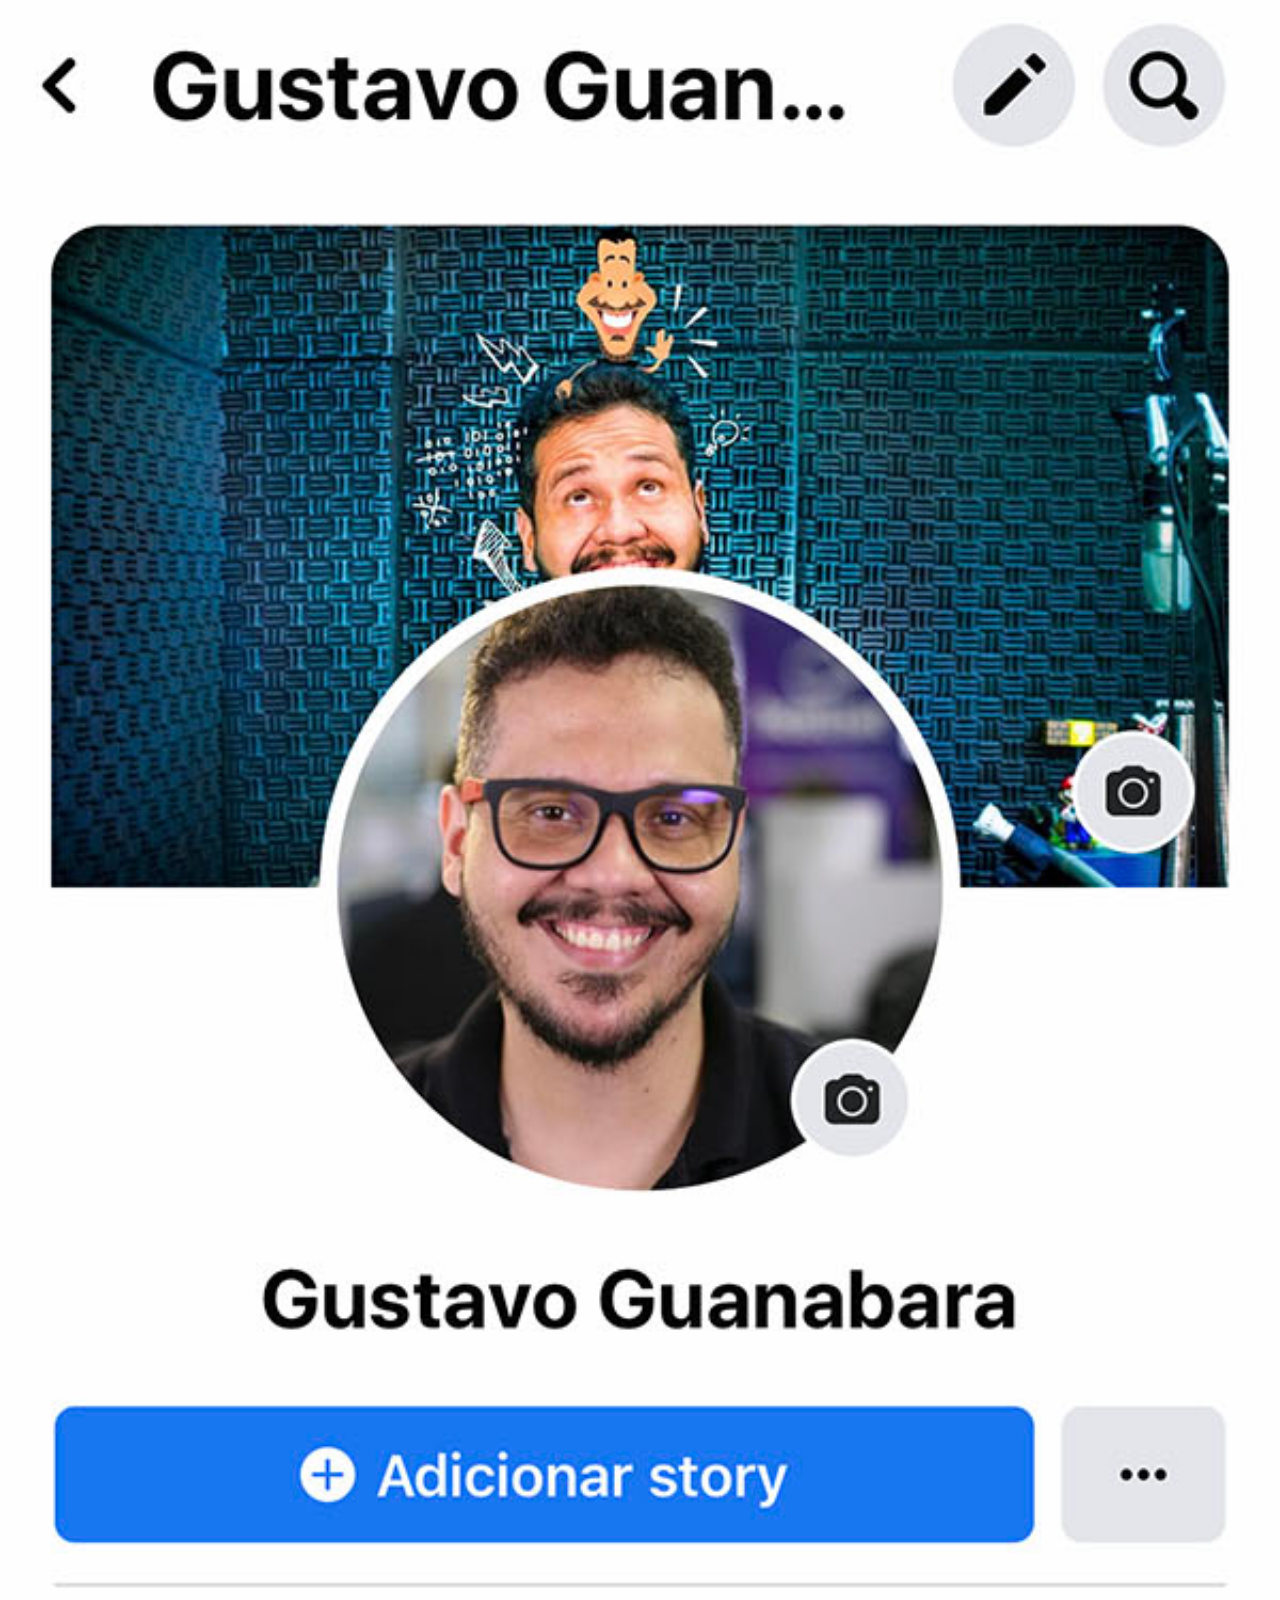
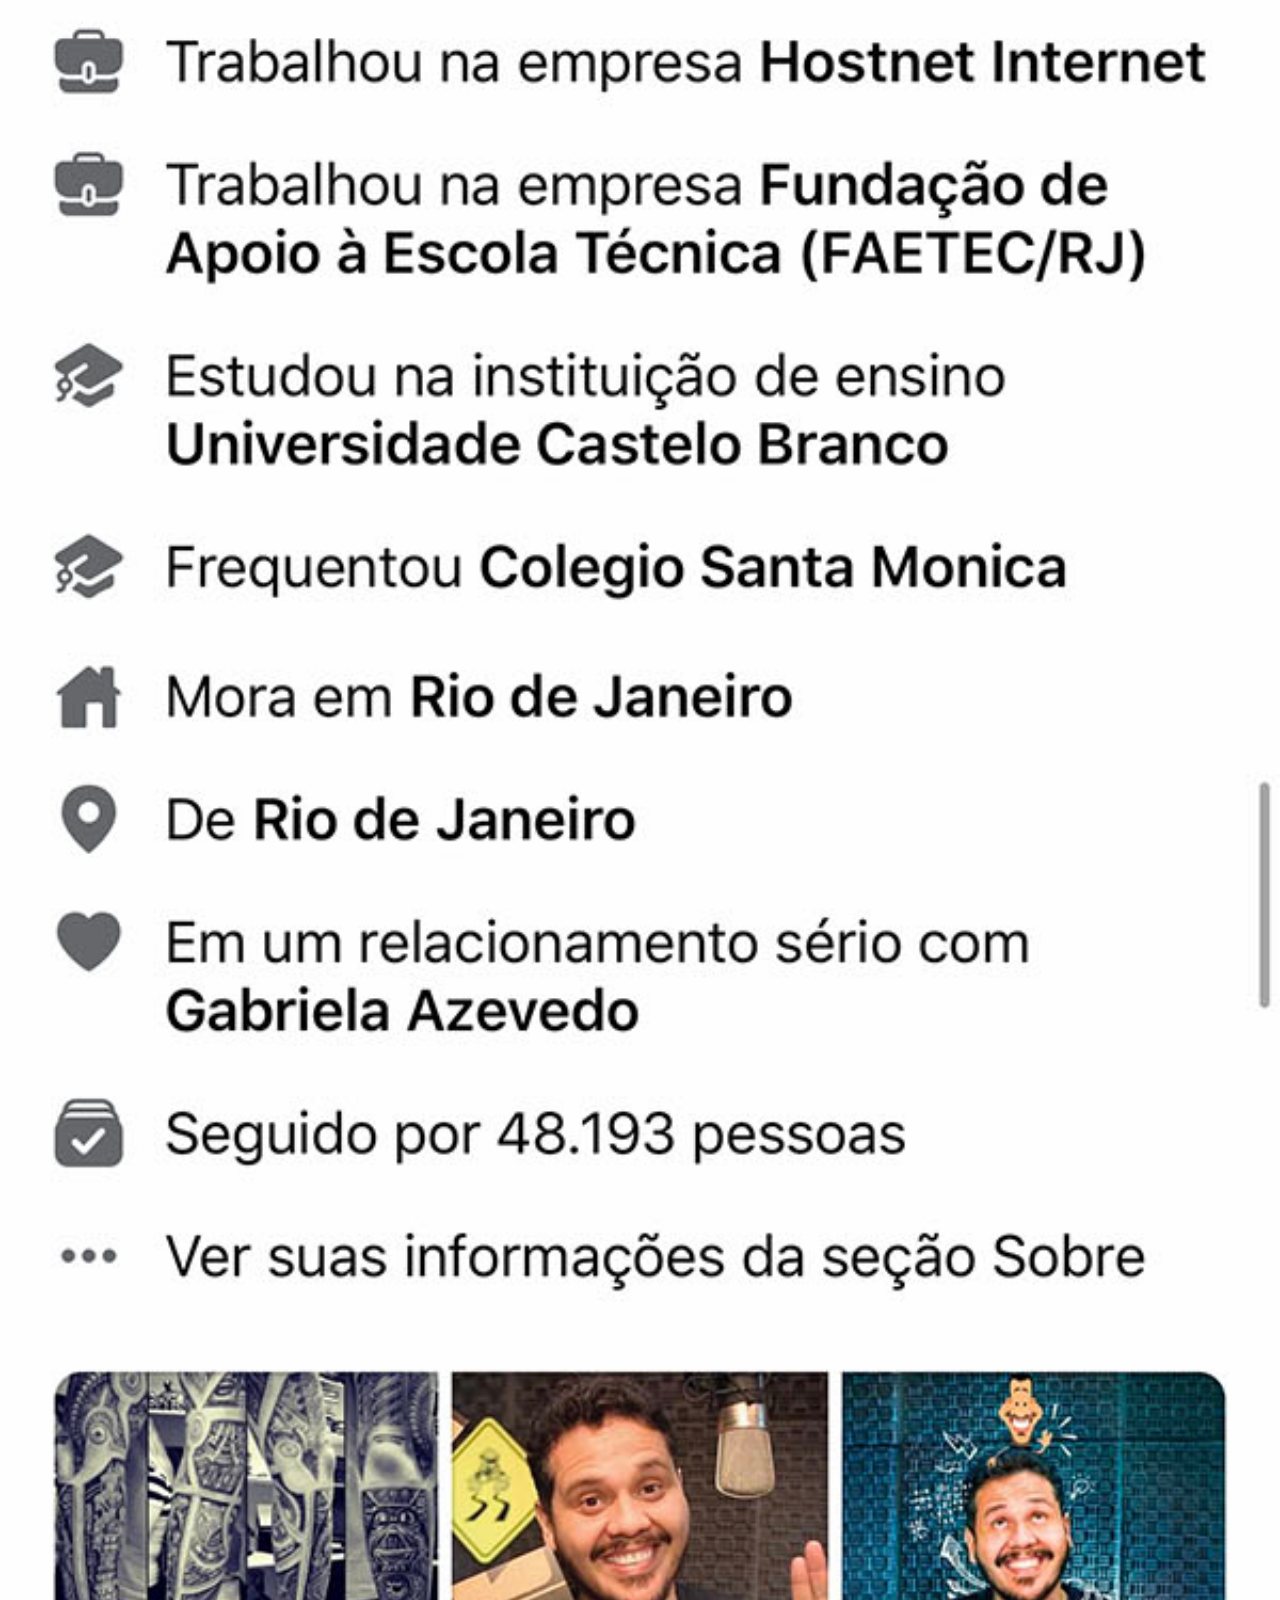
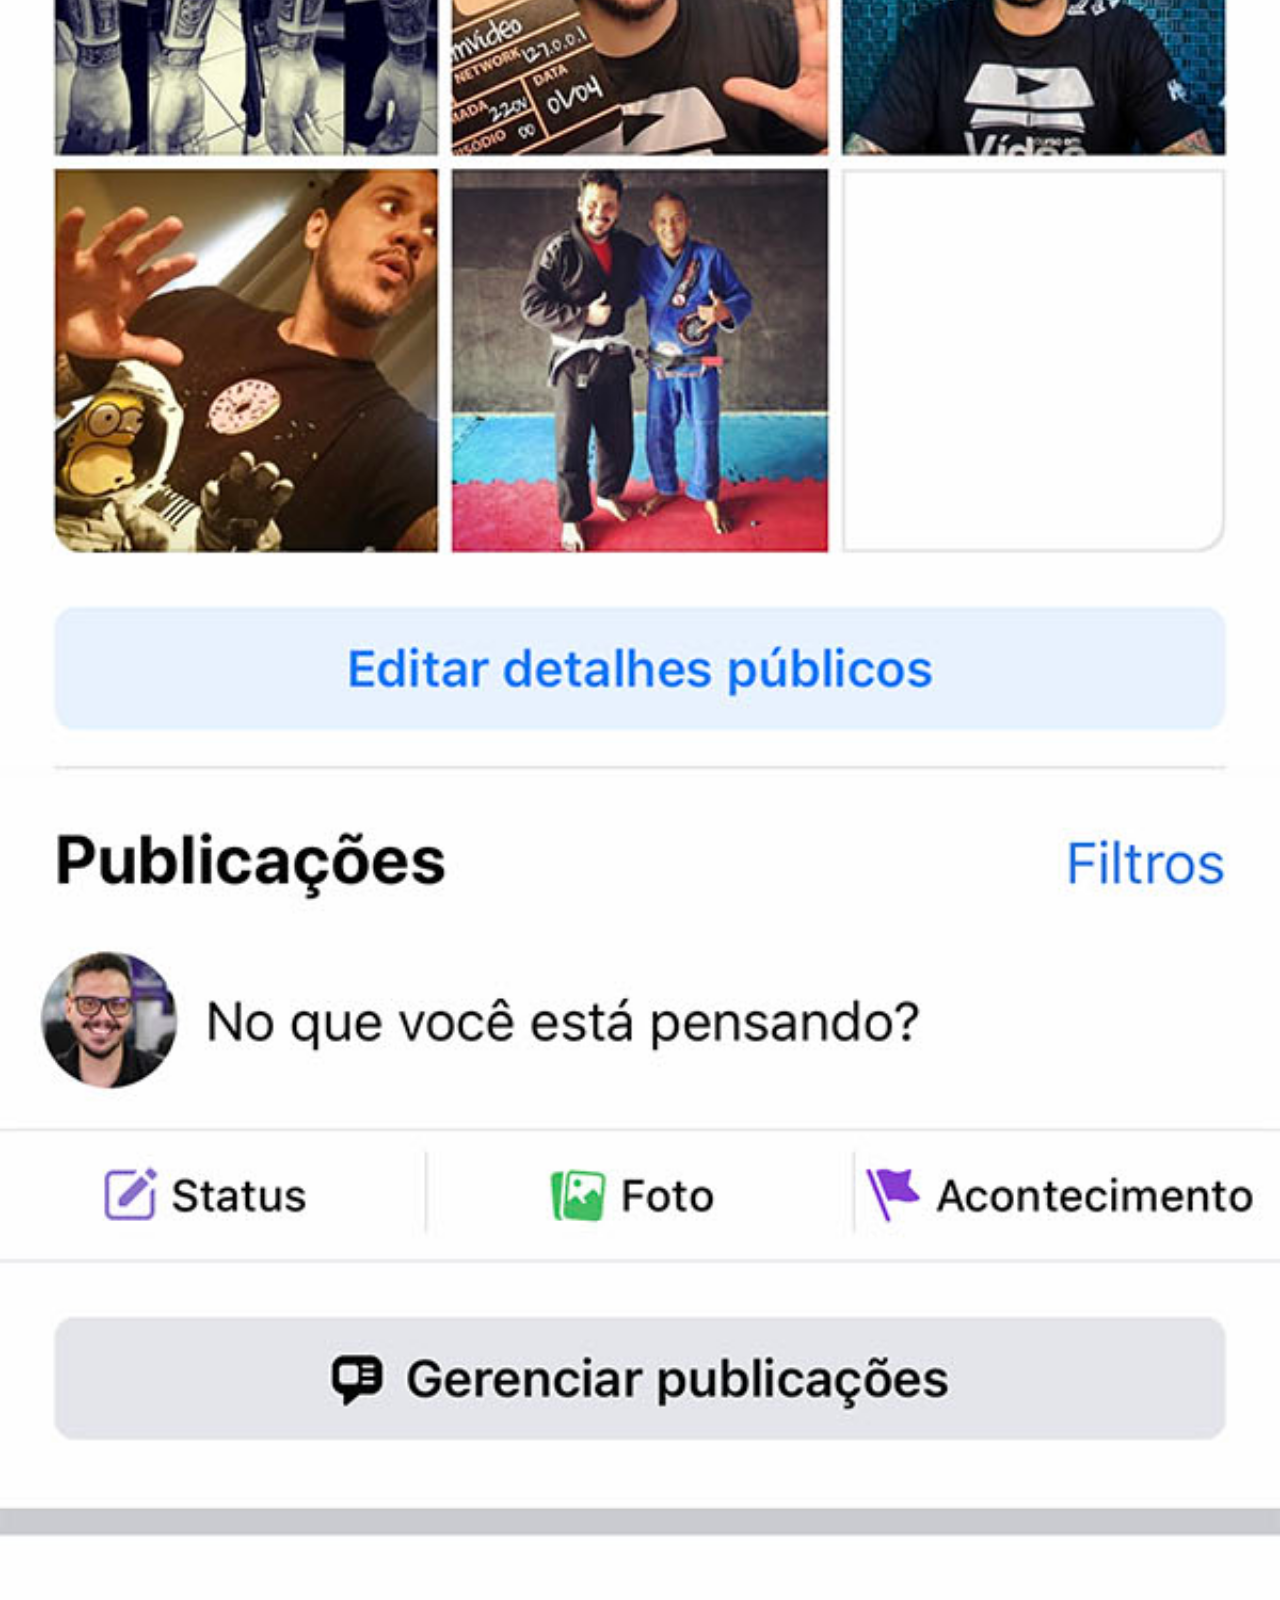
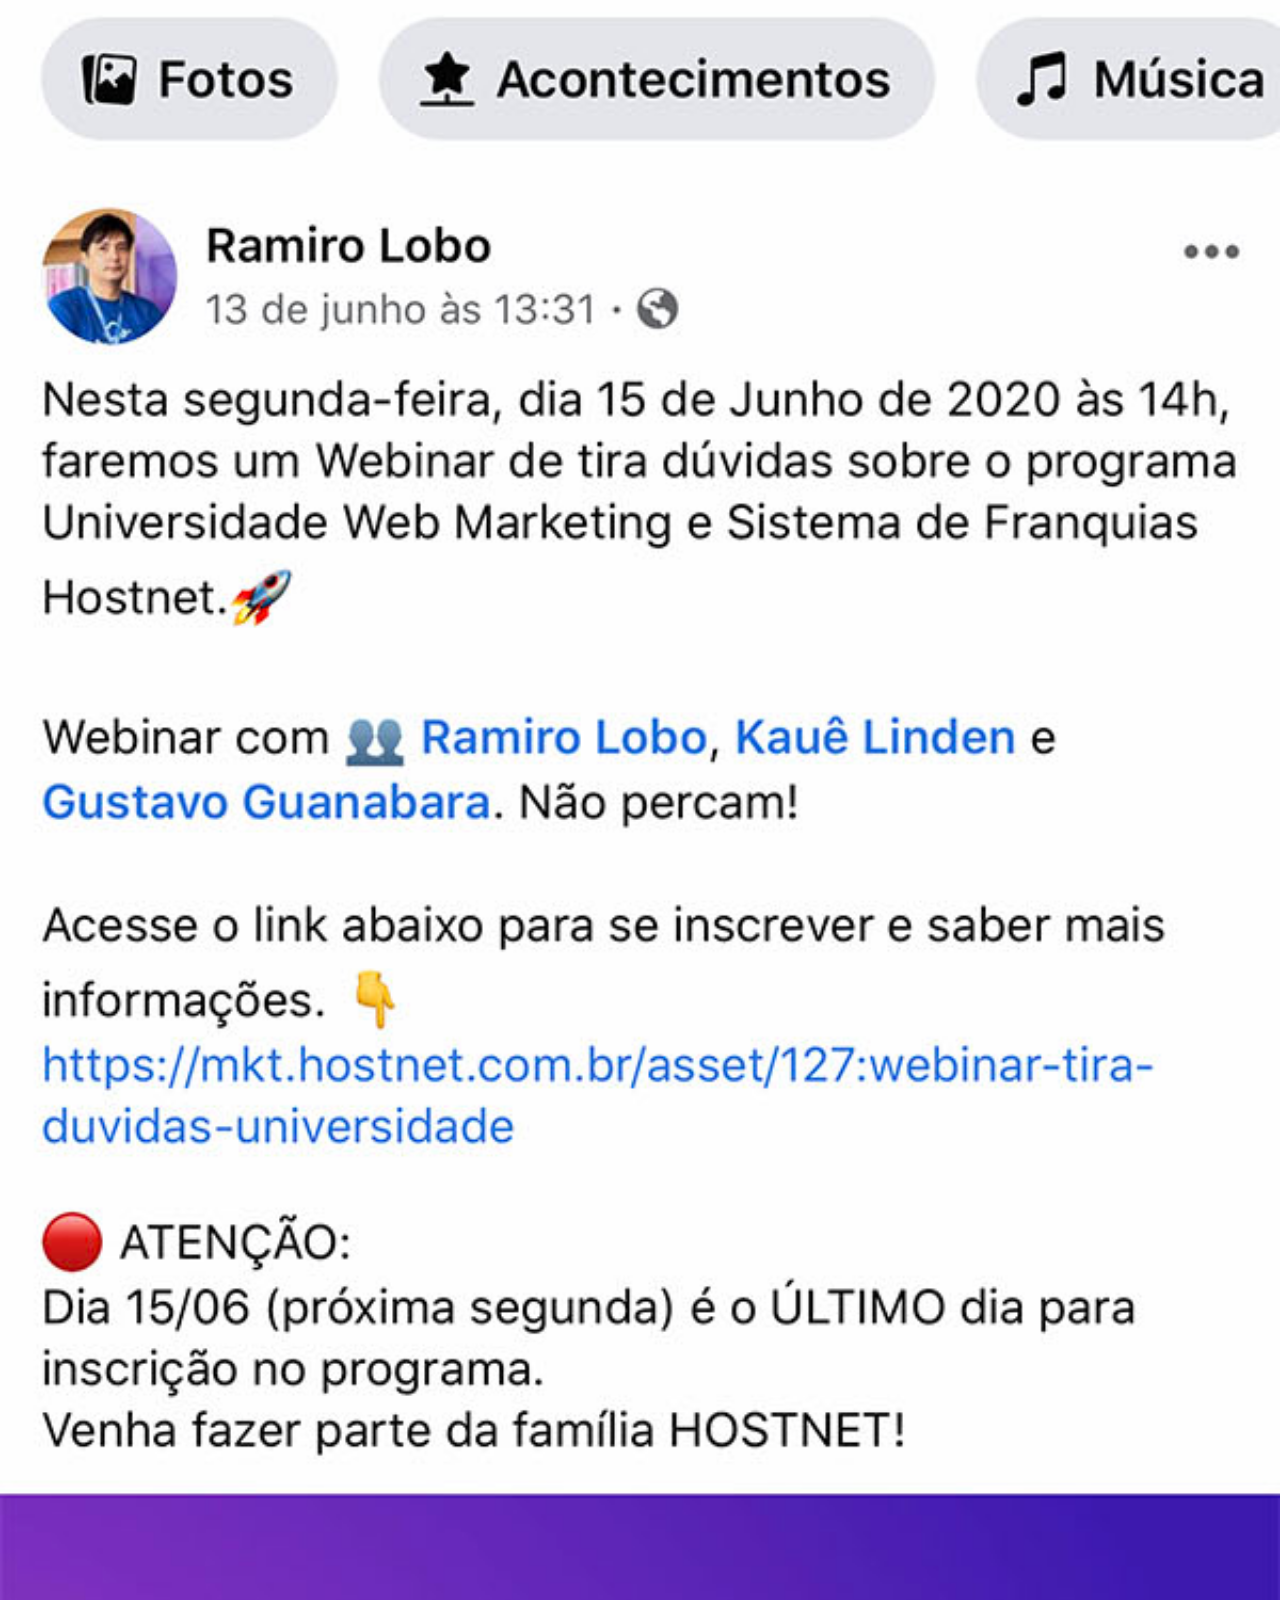
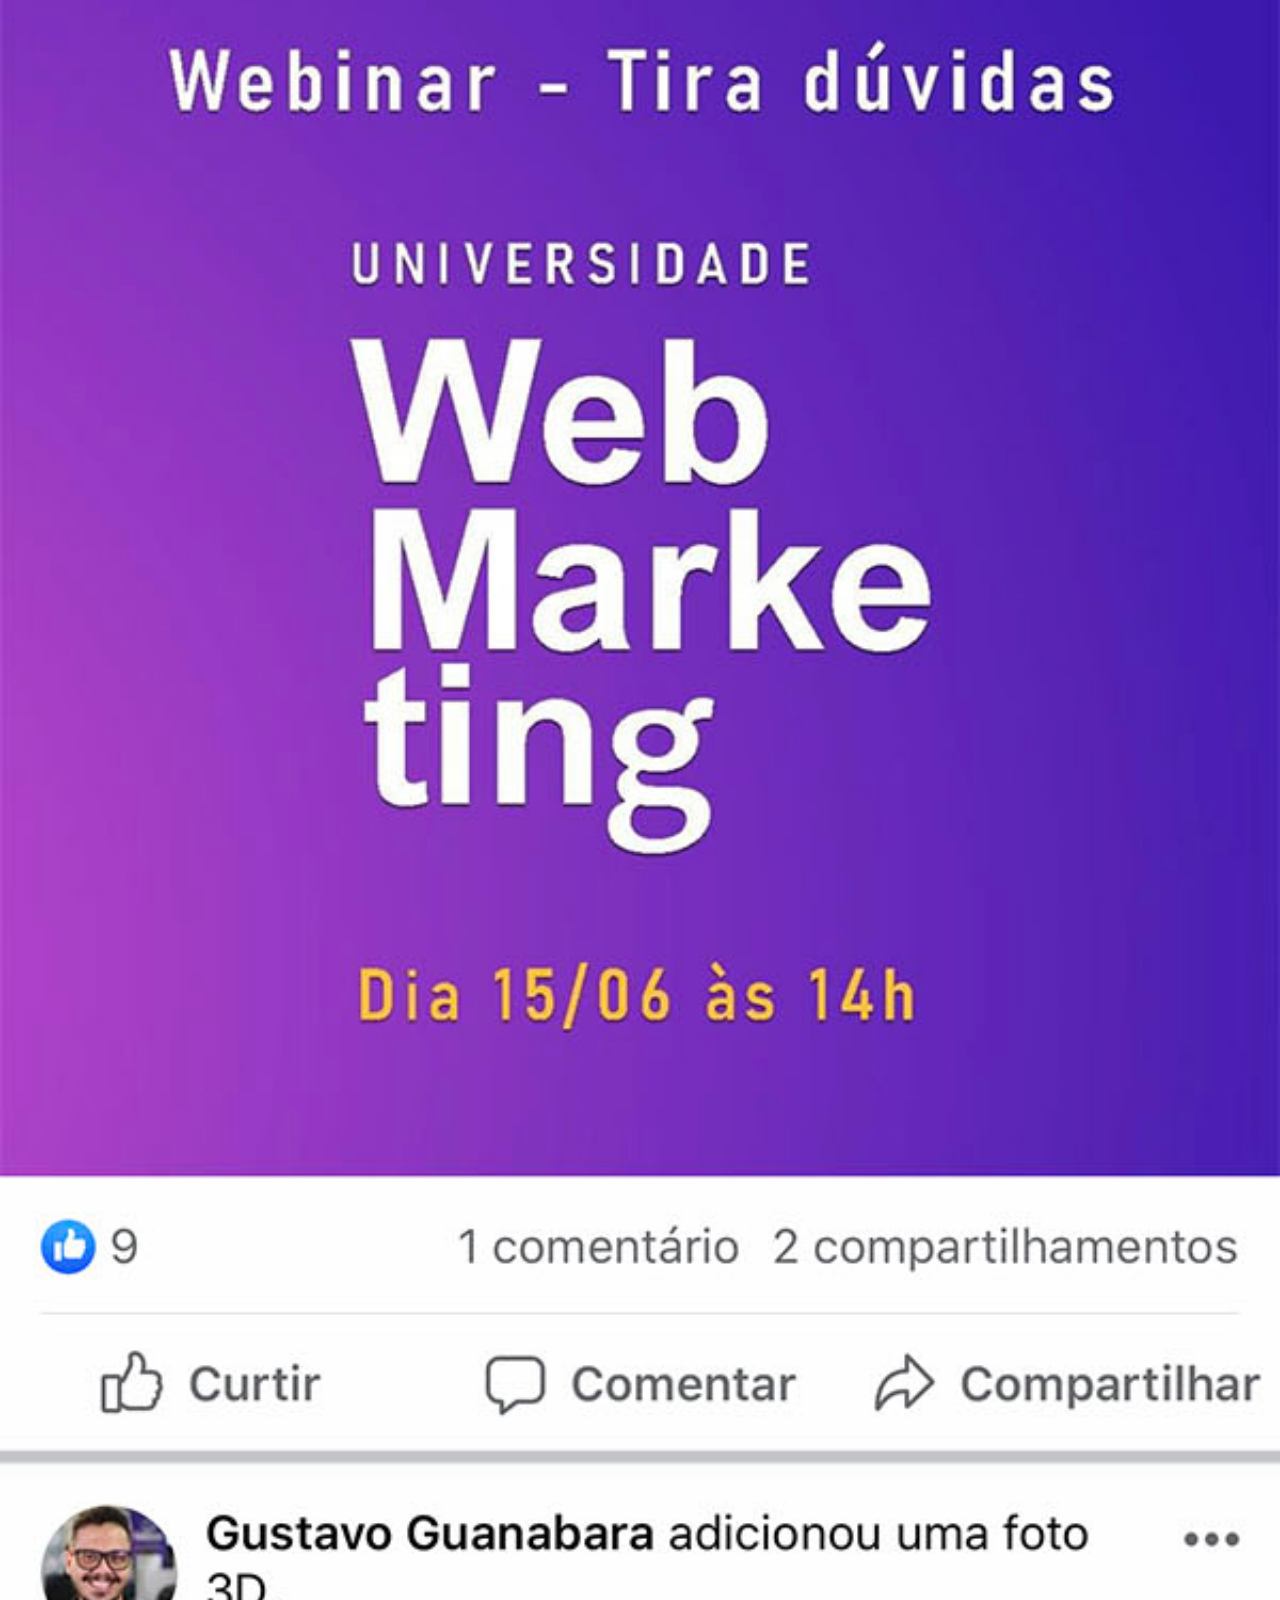
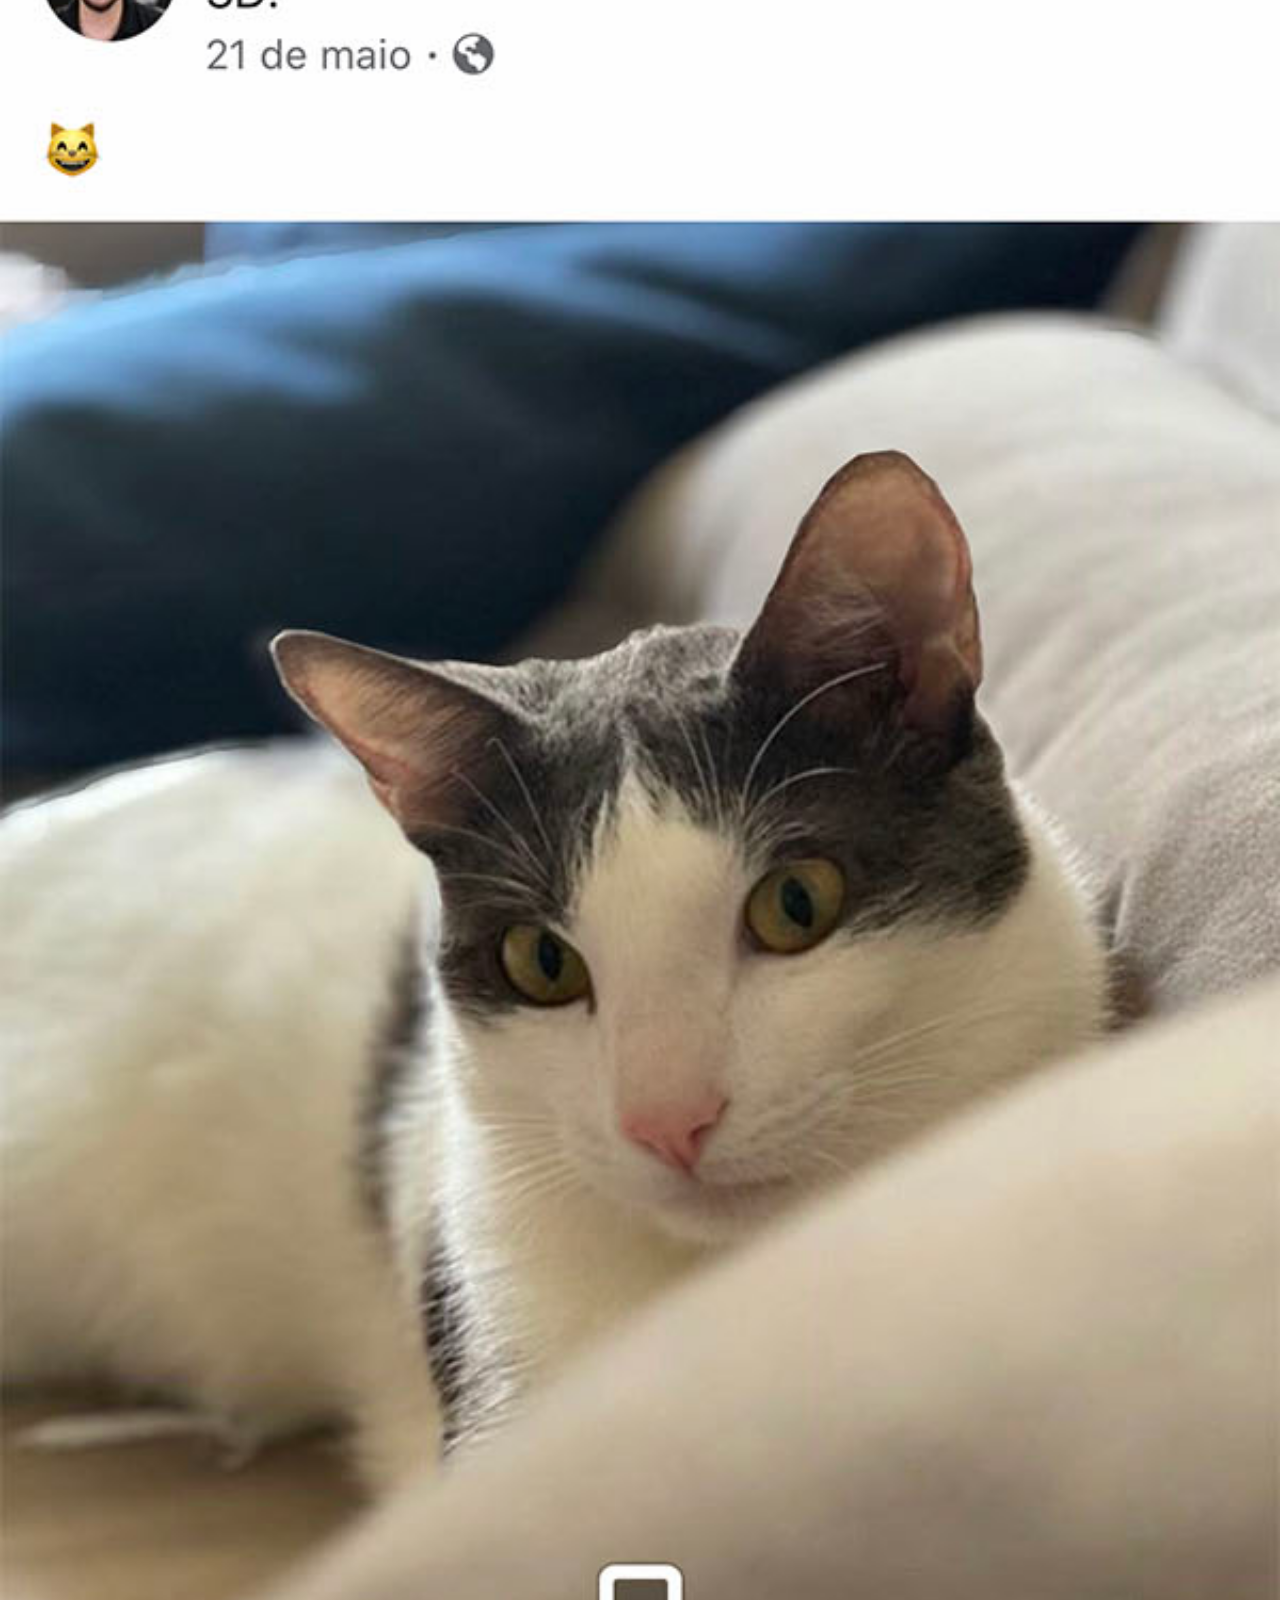
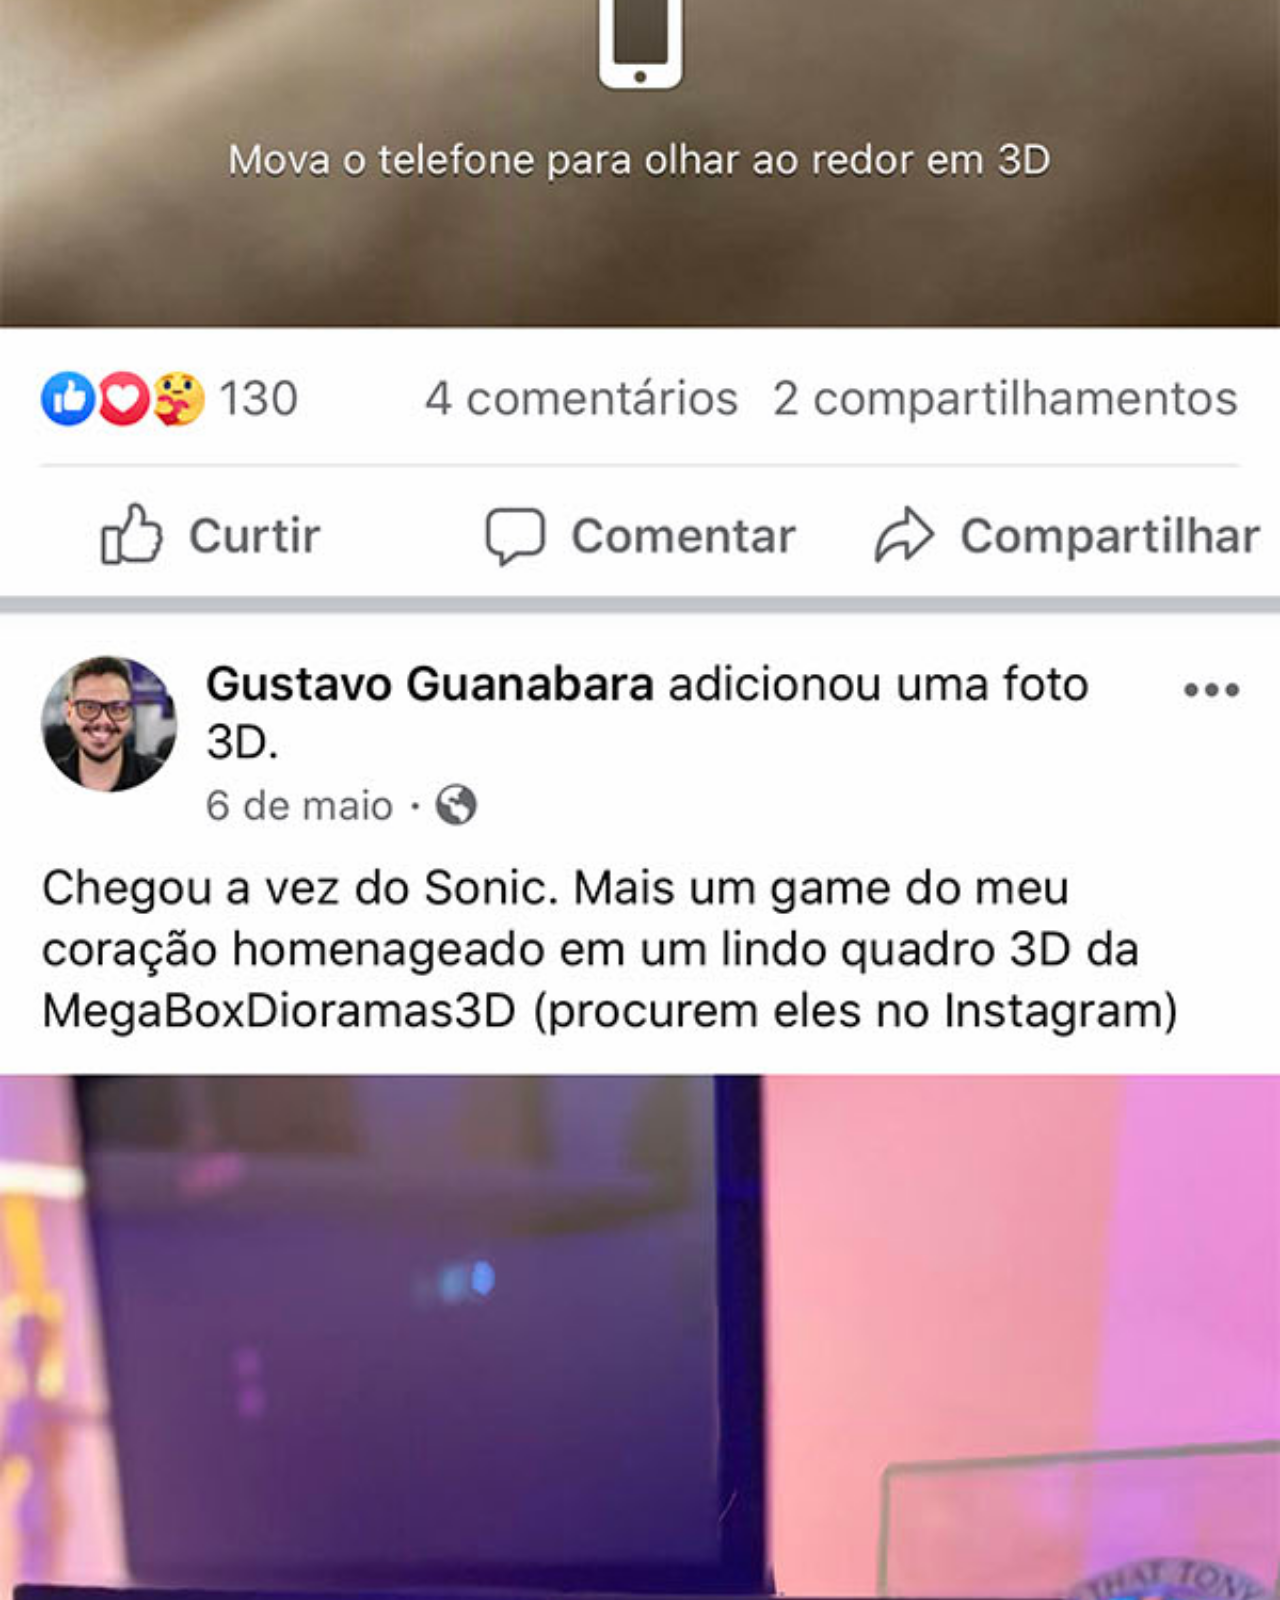
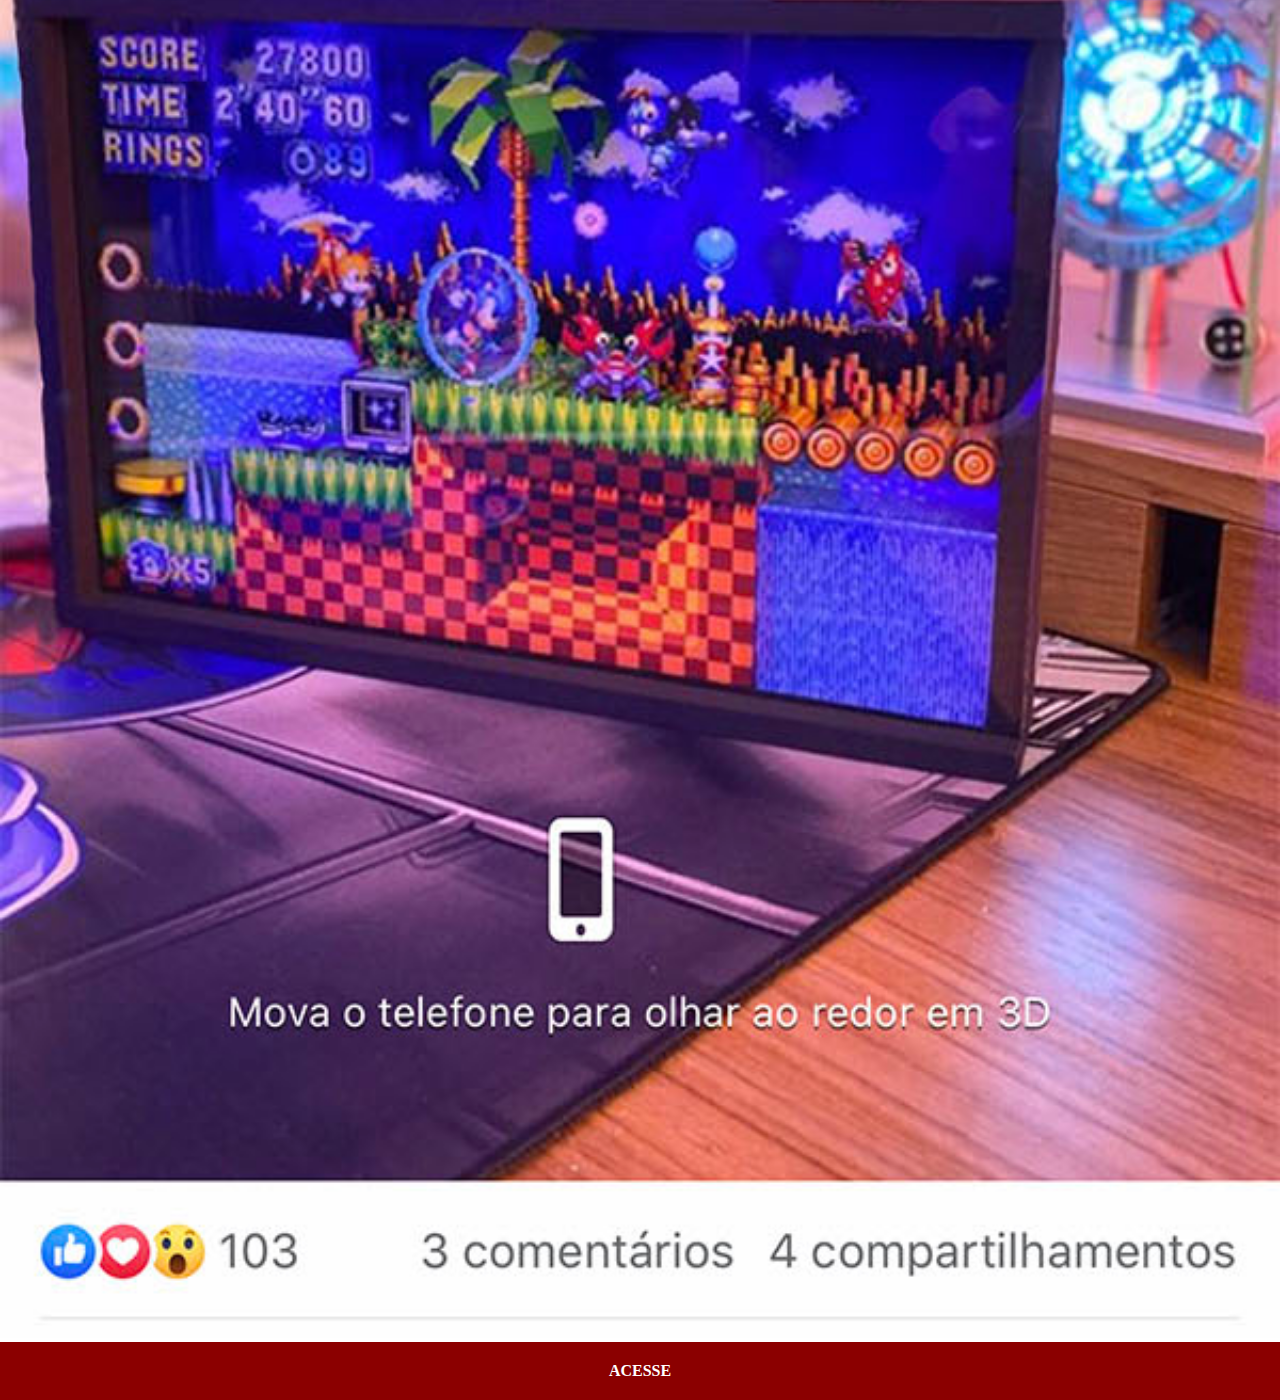
<file: facebook.html>
<!DOCTYPE html>
<html lang="pt-br">
<head>
    <meta charset="UTF-8">
    <meta name="viewport" content="width=device-width, initial-scale=1.0">
    <link rel="stylesheet" href="estilos/sociais.css">
    <title>facebook</title>
</head>
<body>
    <img src="imagens/tela-facebook.jpg" alt="">
    <a href="#">ACESSE</a>
</body>
</html>
</file>
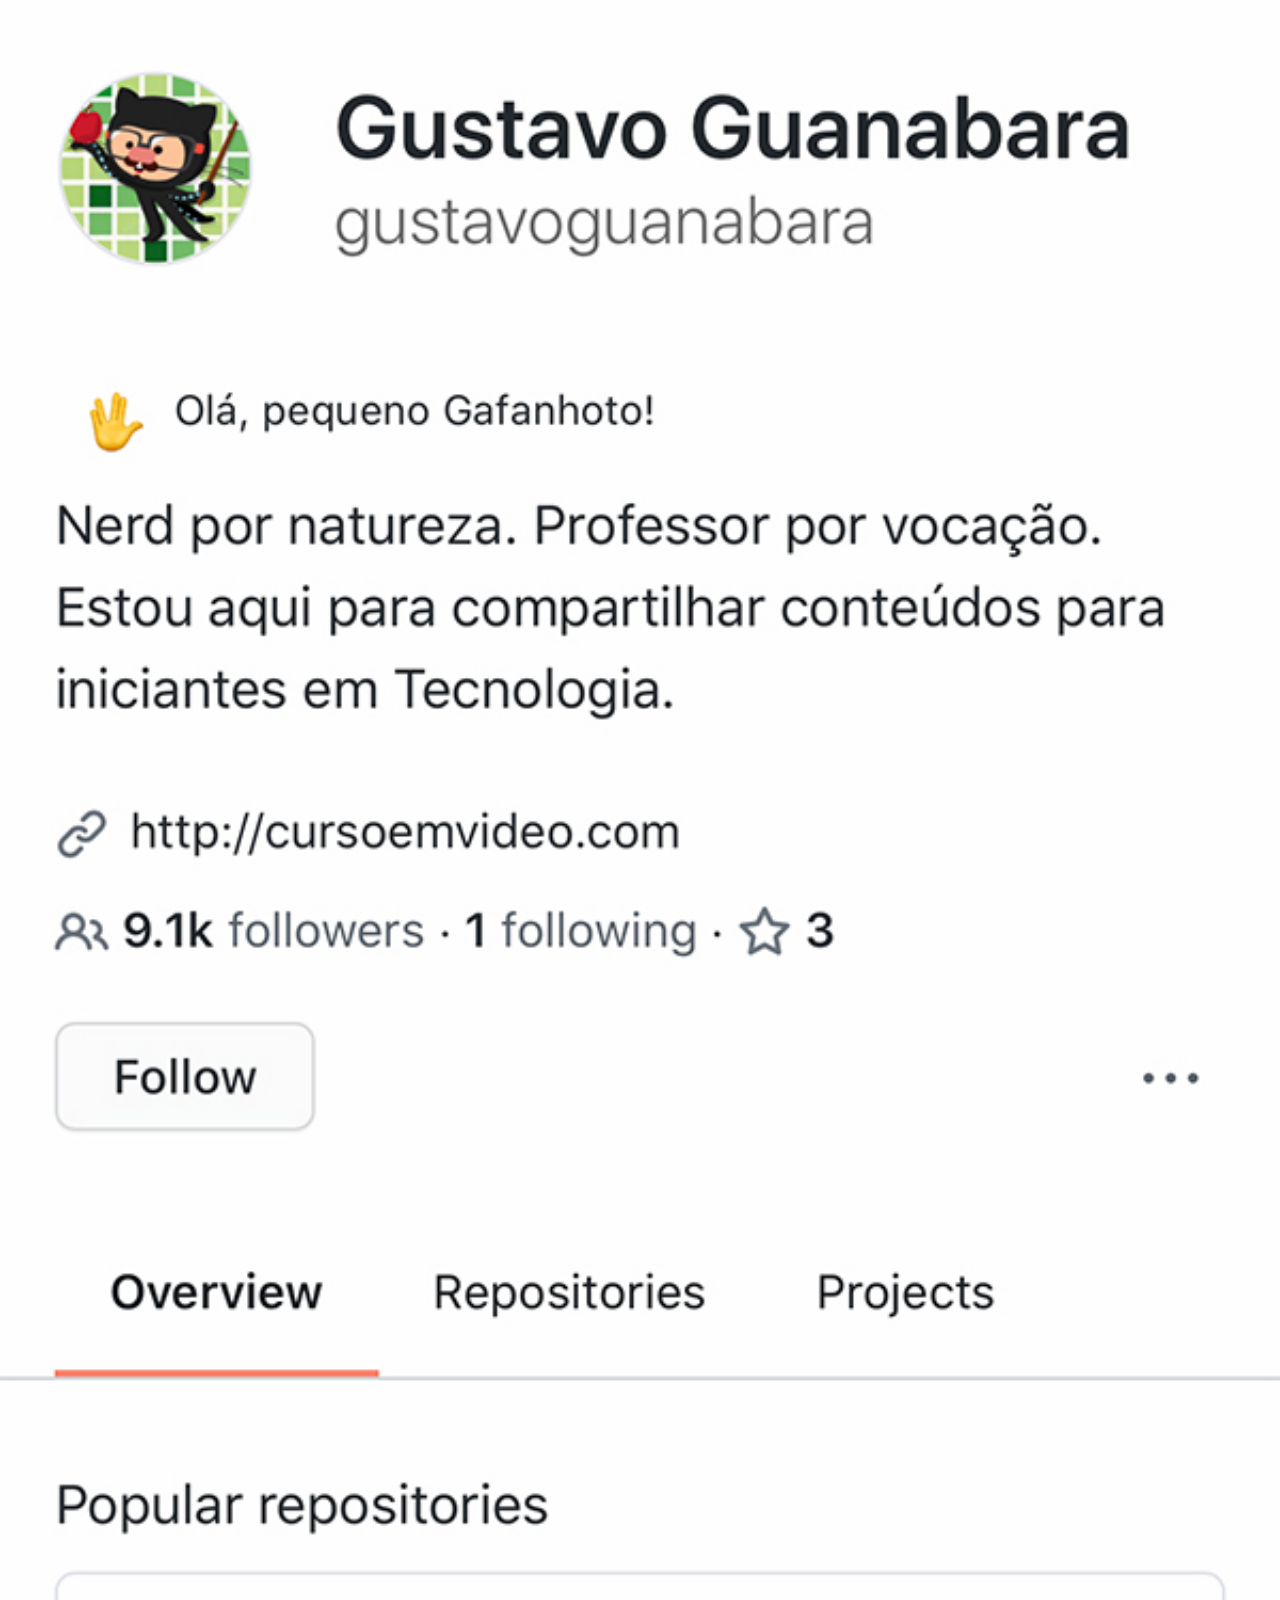
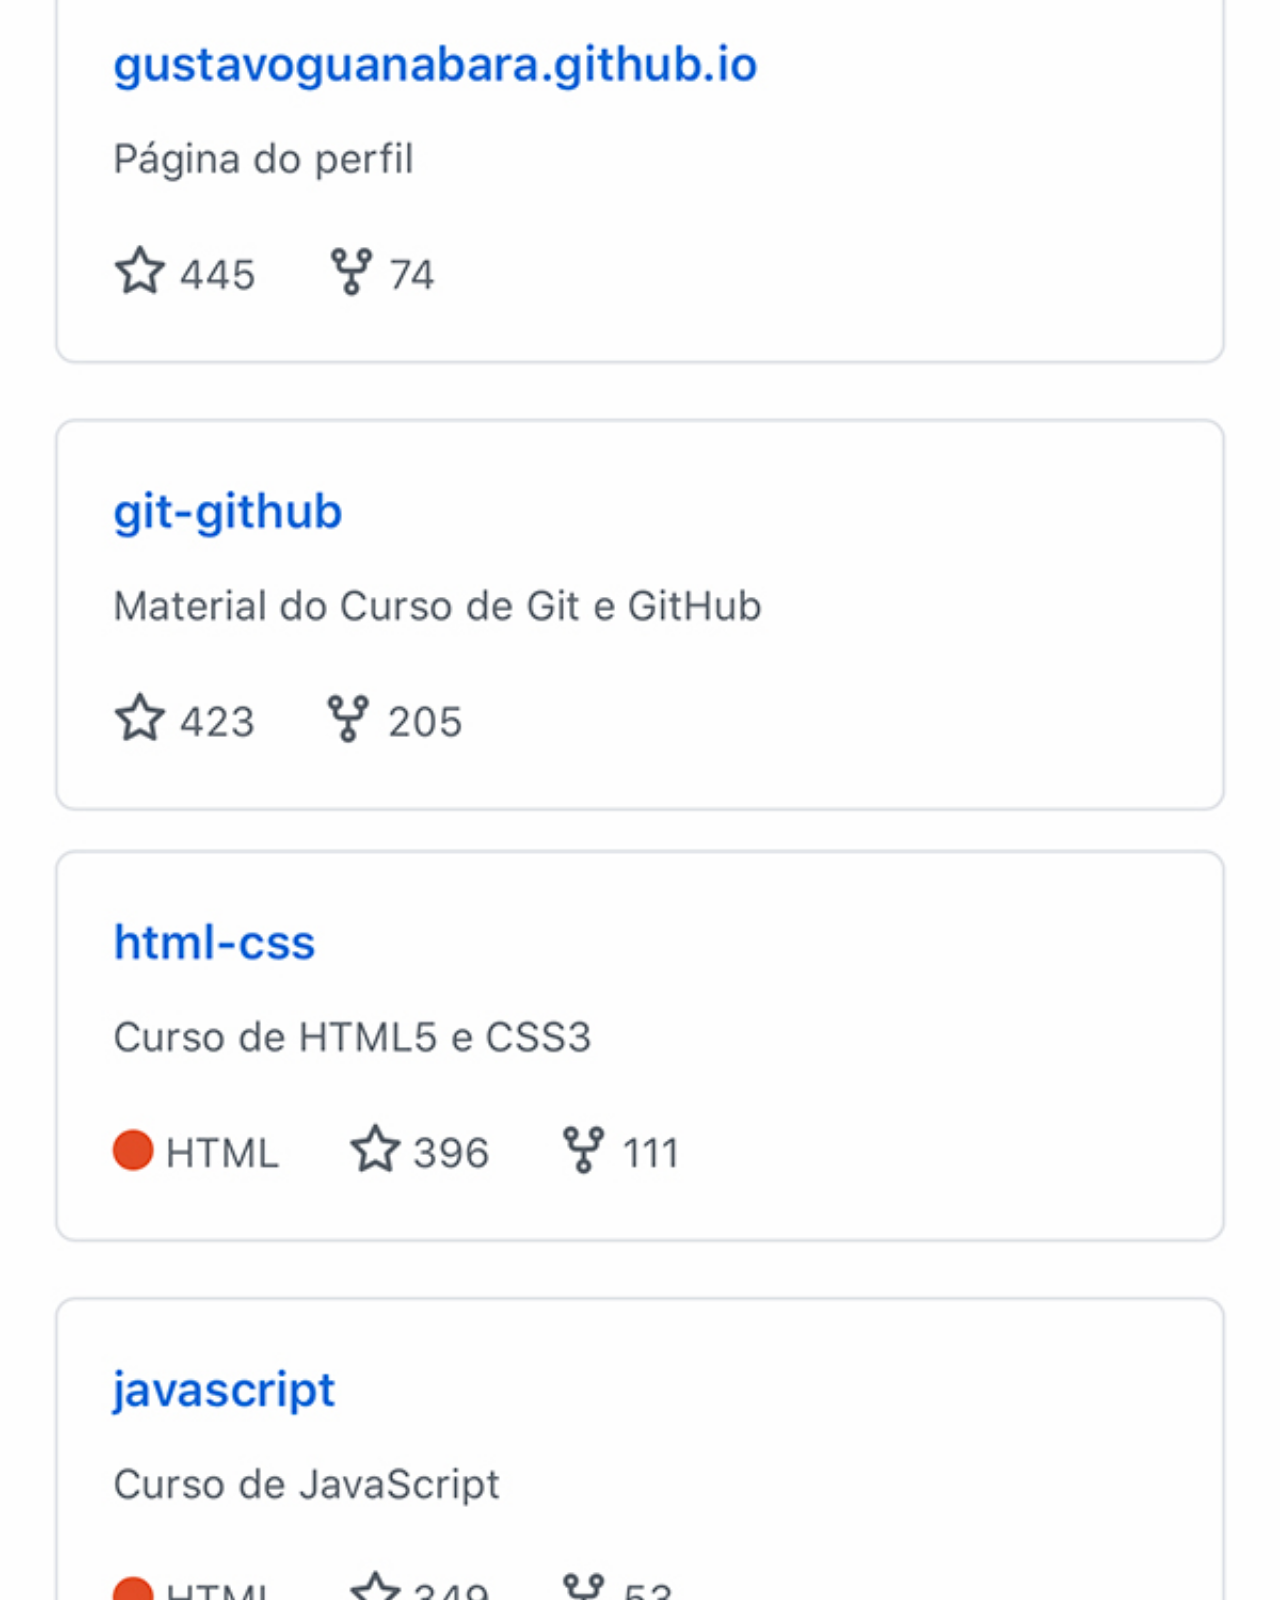
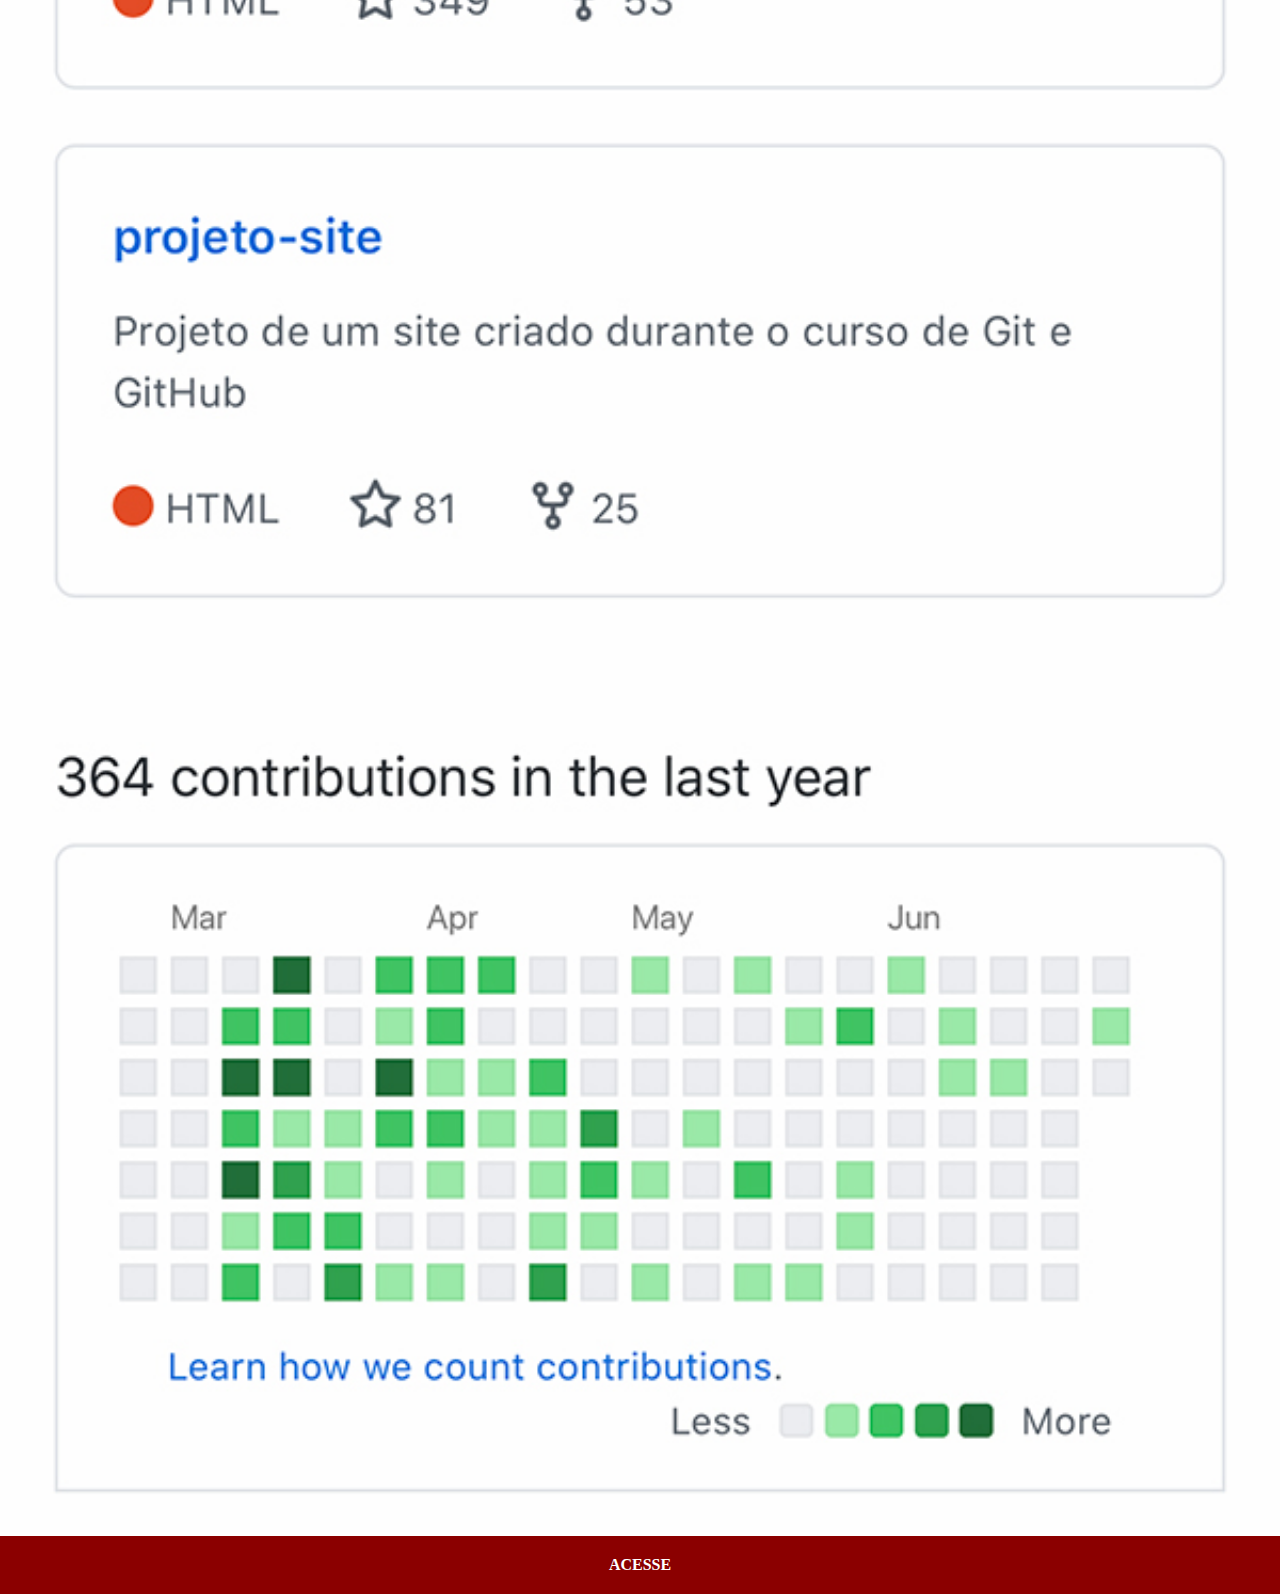
<file: github.html>
<!DOCTYPE html>
<html lang="en">
<head>
    <meta charset="UTF-8">
    <meta name="viewport" content="width=device-width, initial-scale=1.0">
    <link rel="stylesheet" href="estilos/sociais.css">
    <title>GitgHub</title>
</head>
<body>
    <img src="imagens/tela-github.jpg" alt="">
    <a href="https://github.com/FelipLucas">ACESSE</a>
</body>
</html>
</file>
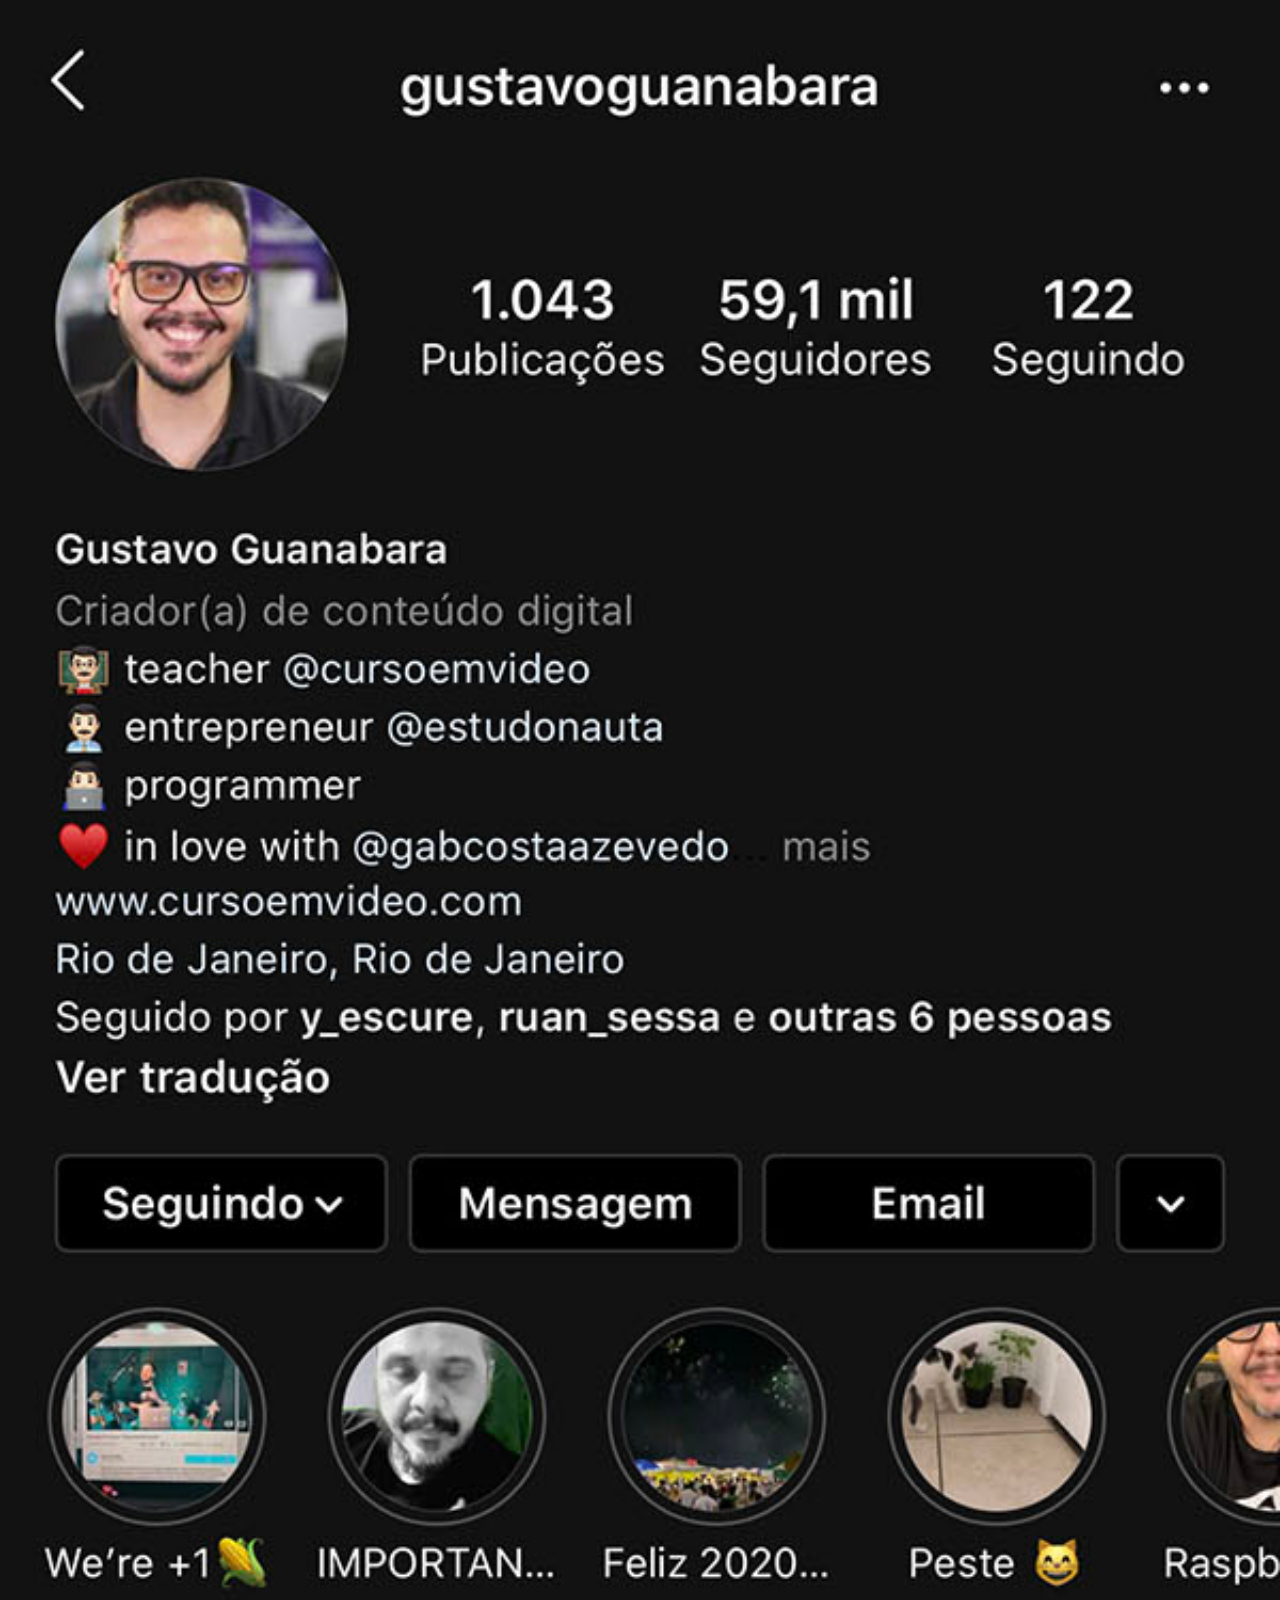
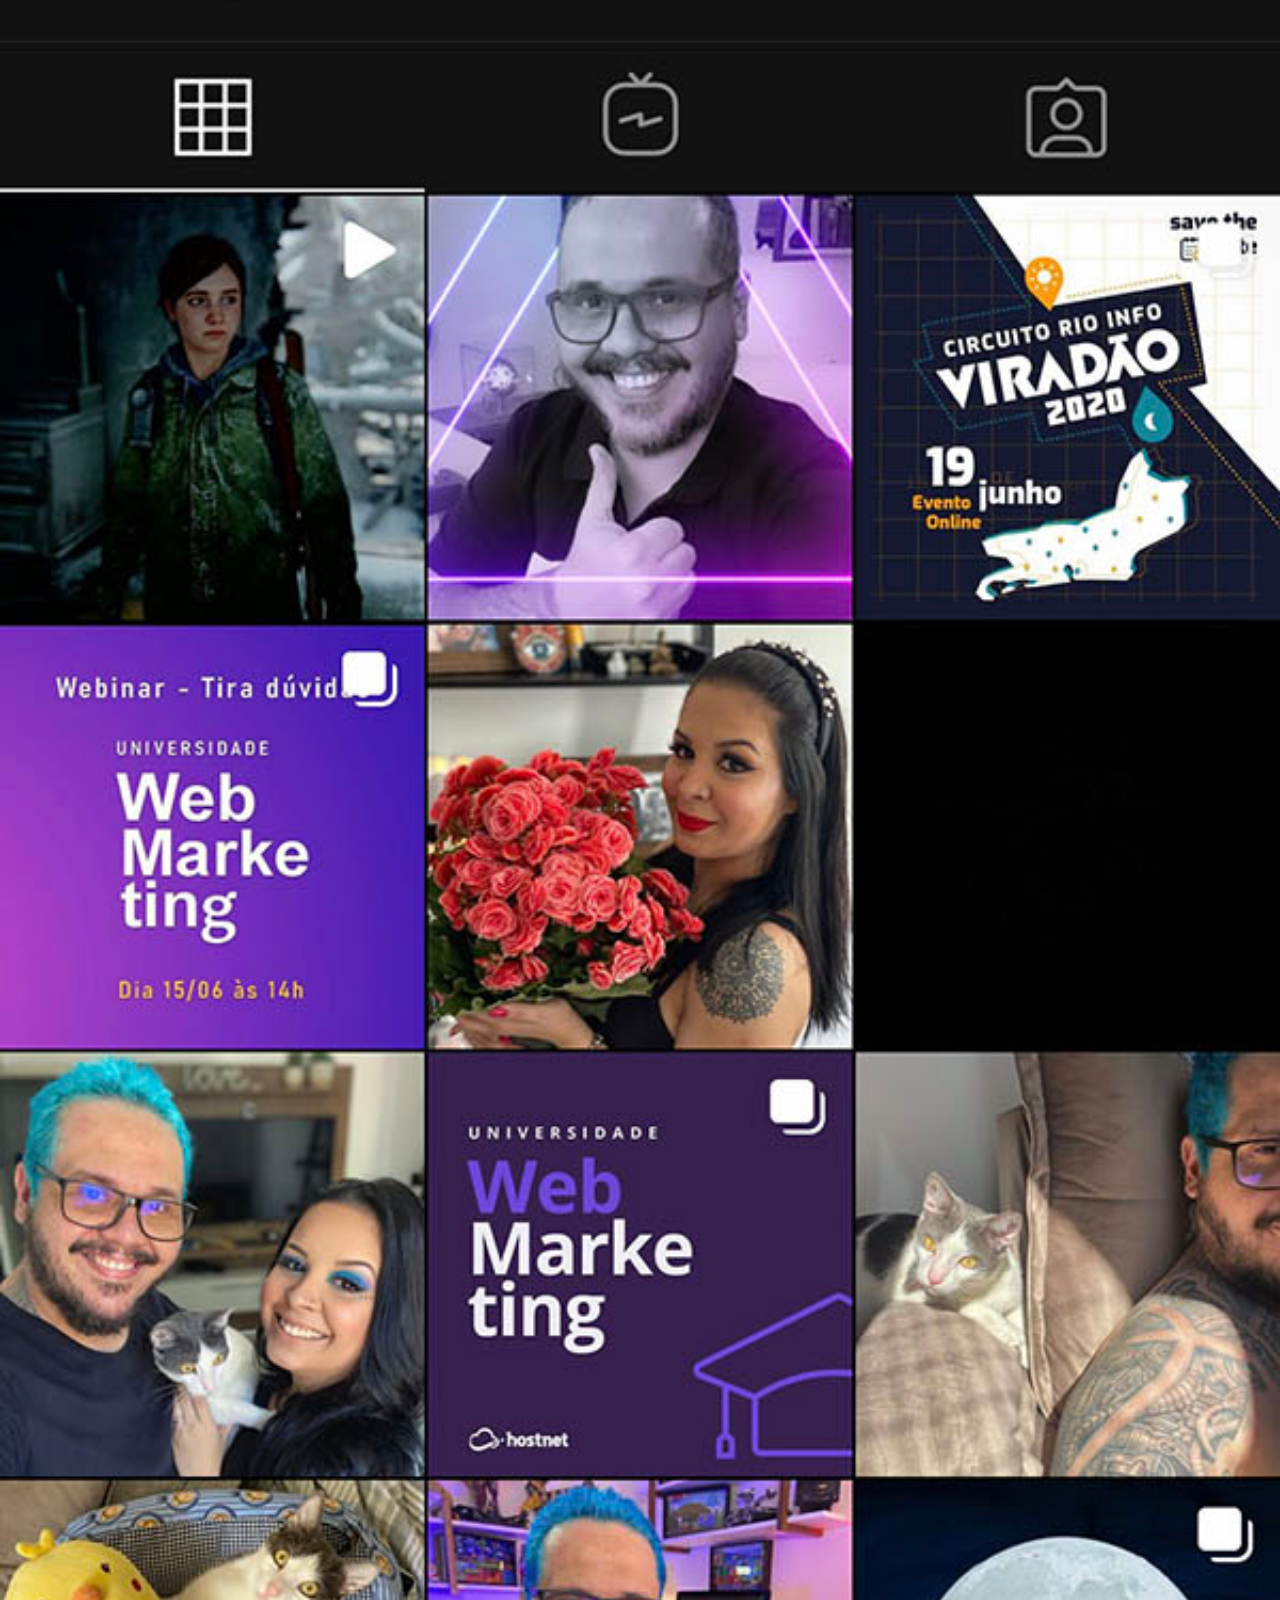
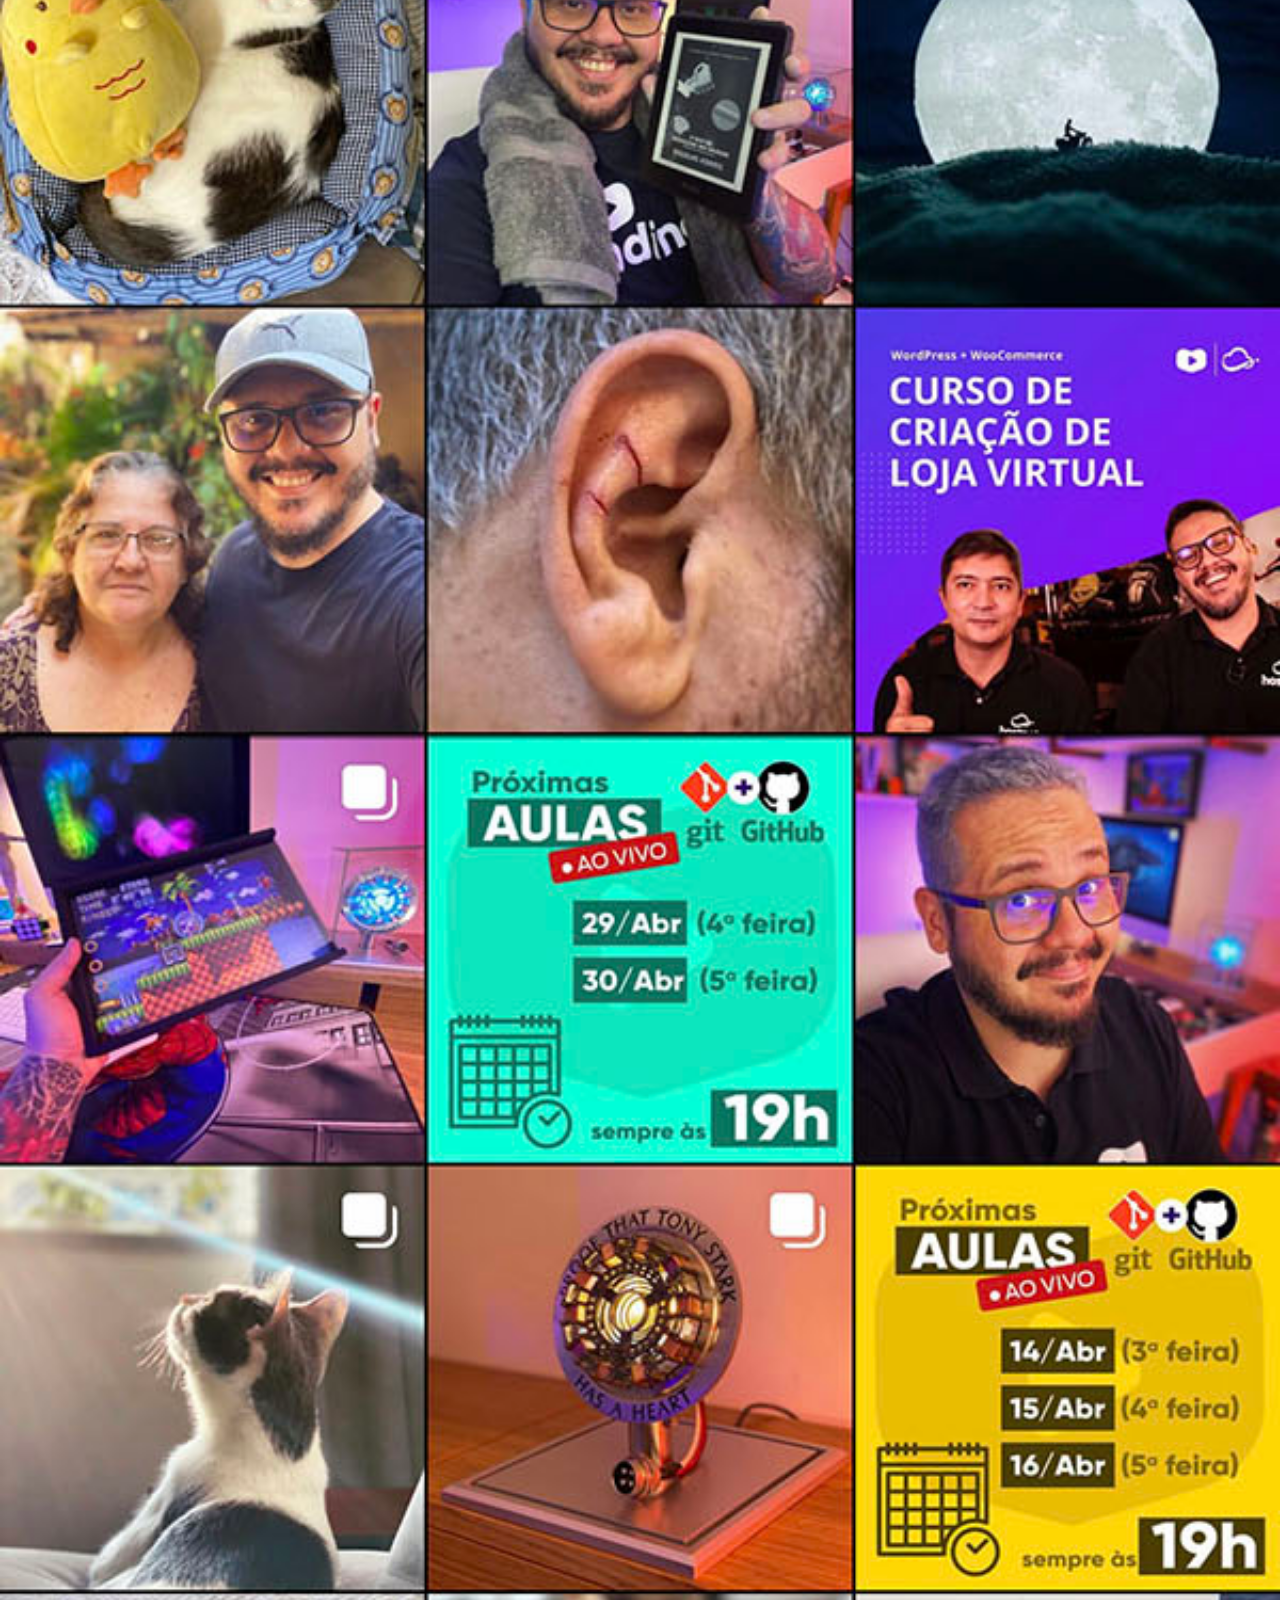
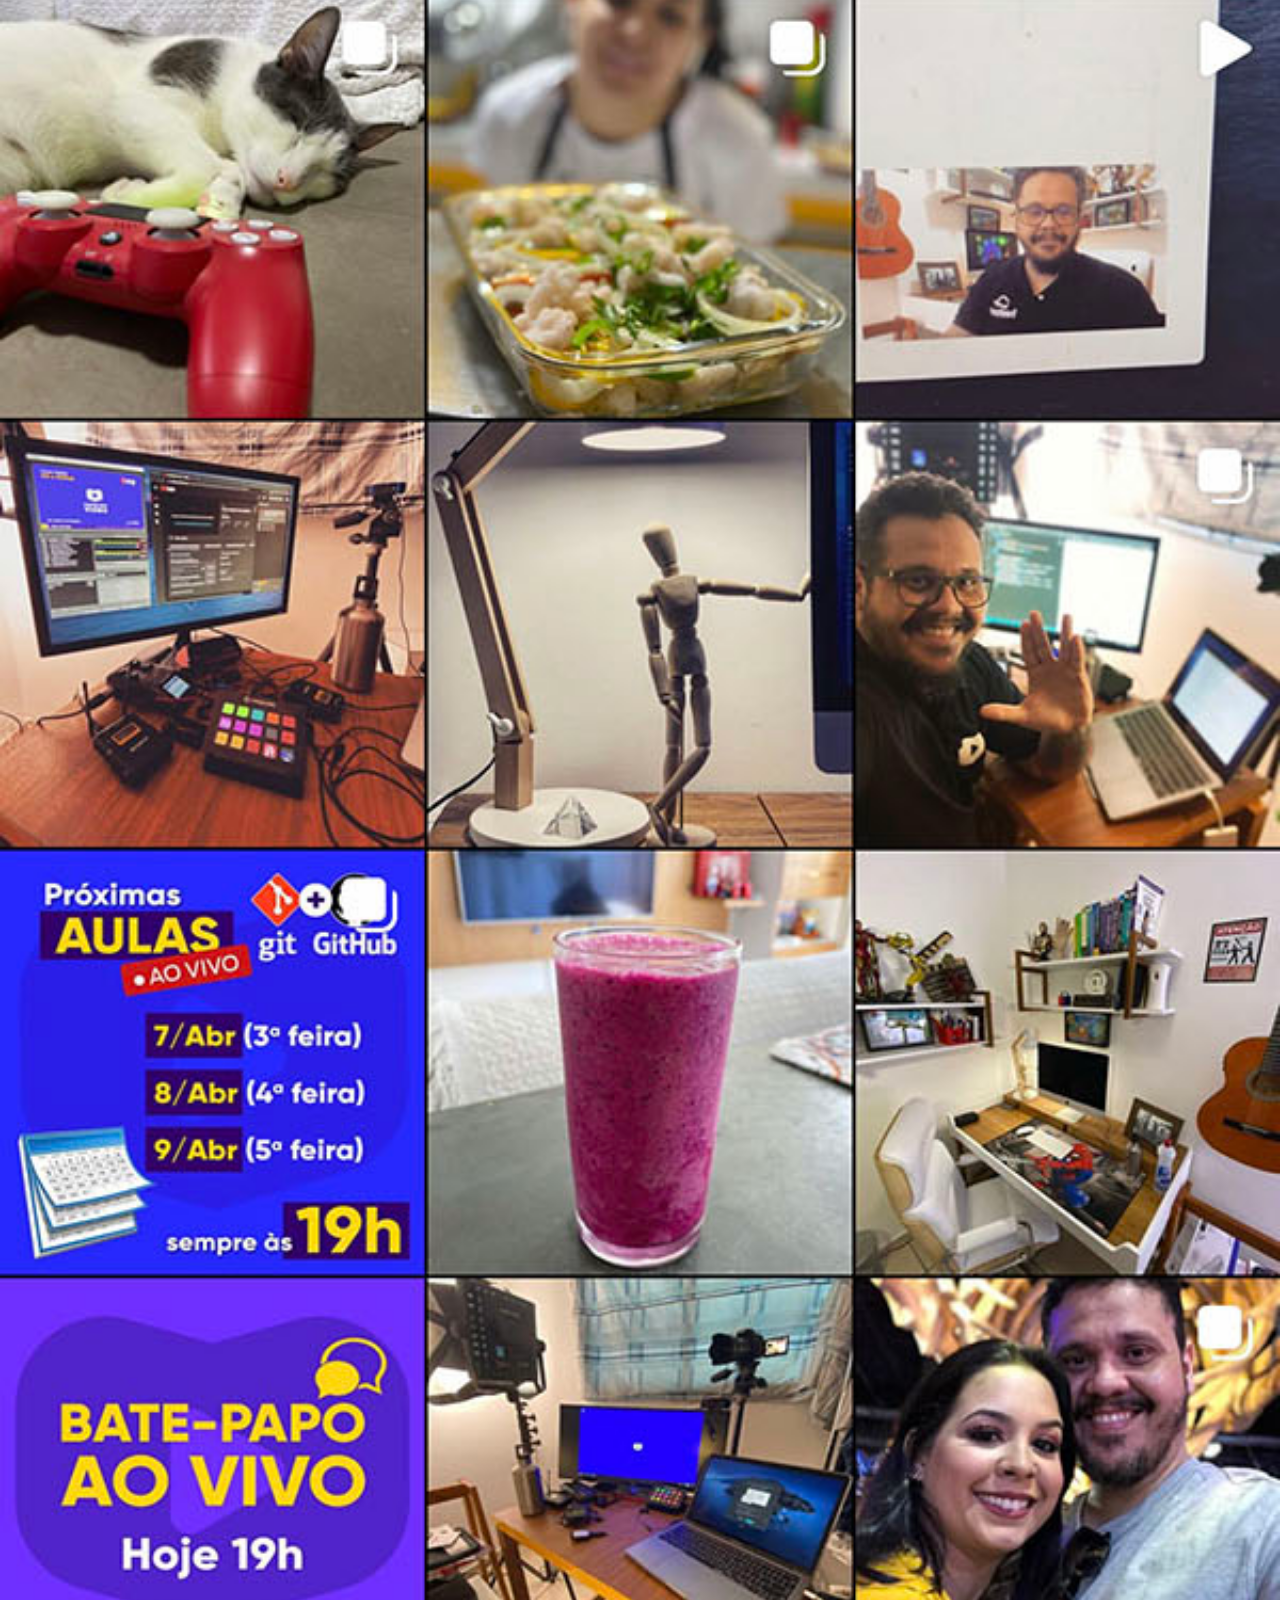
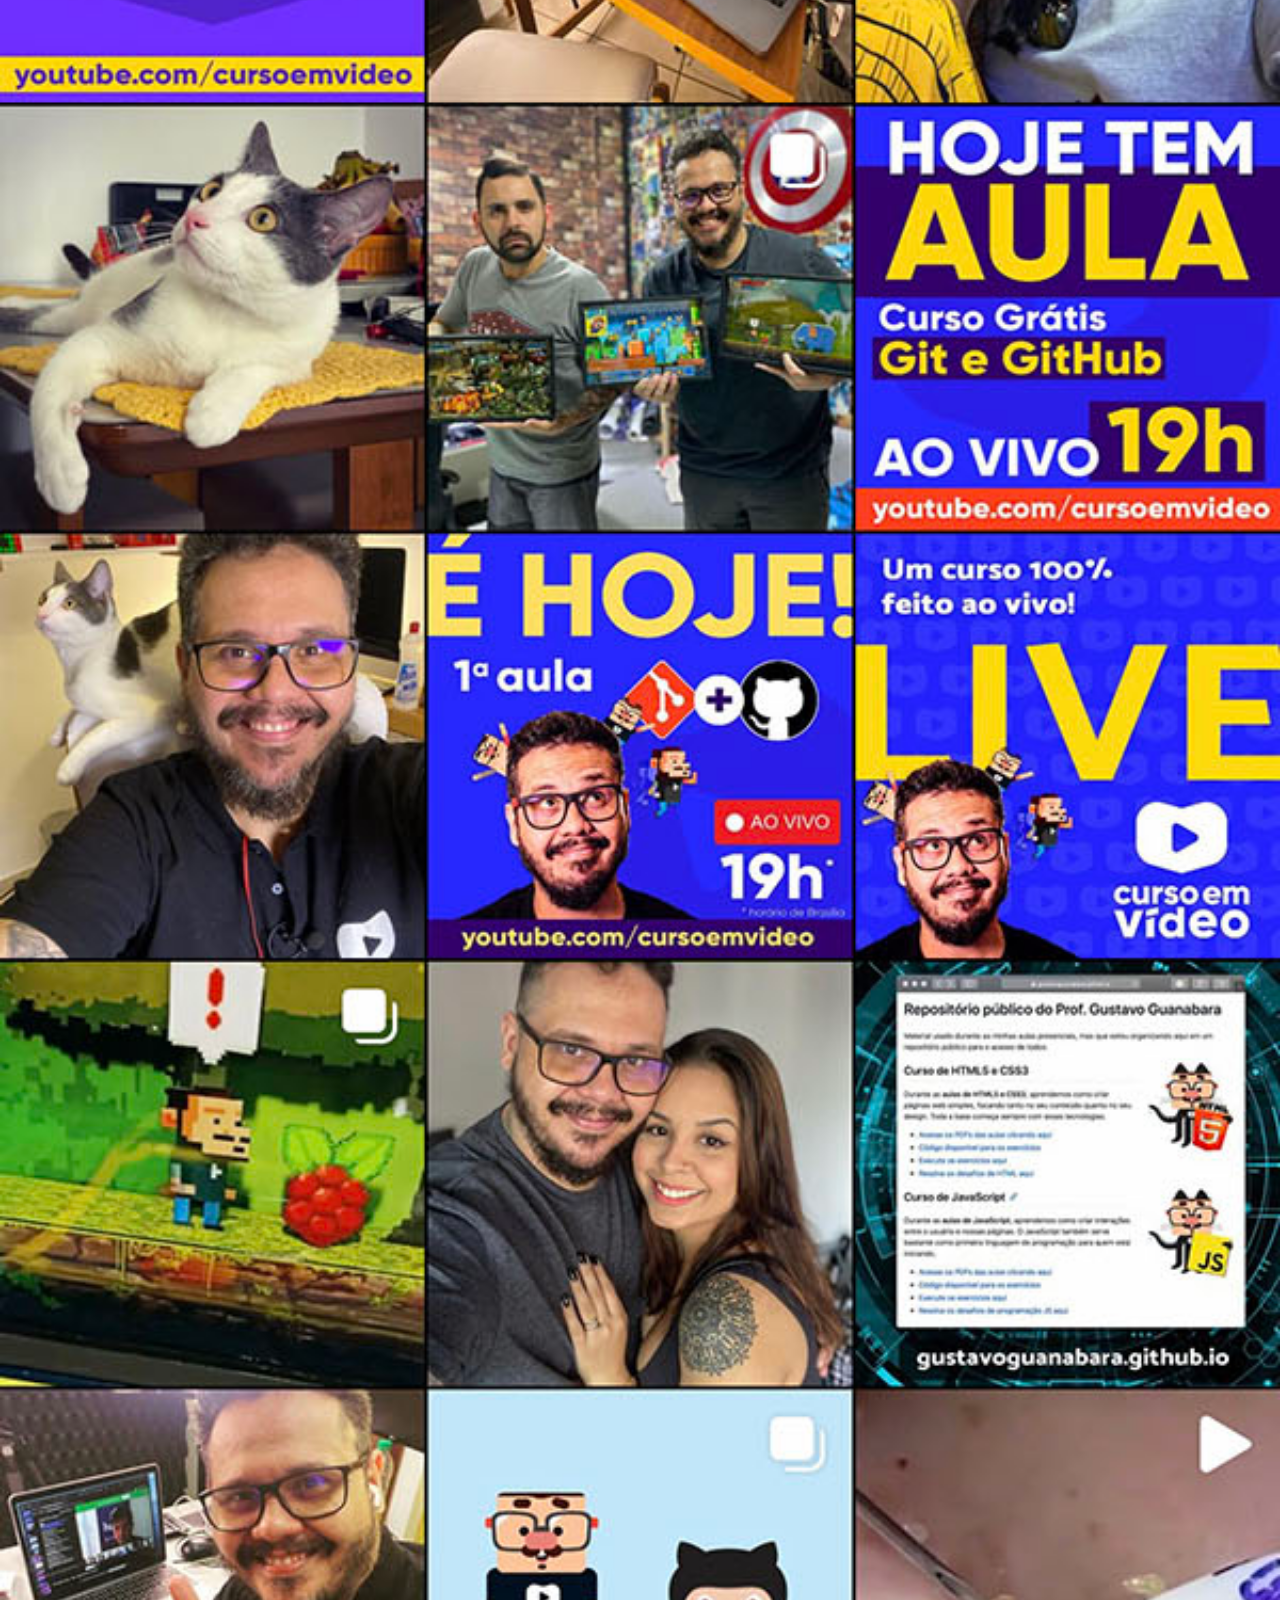
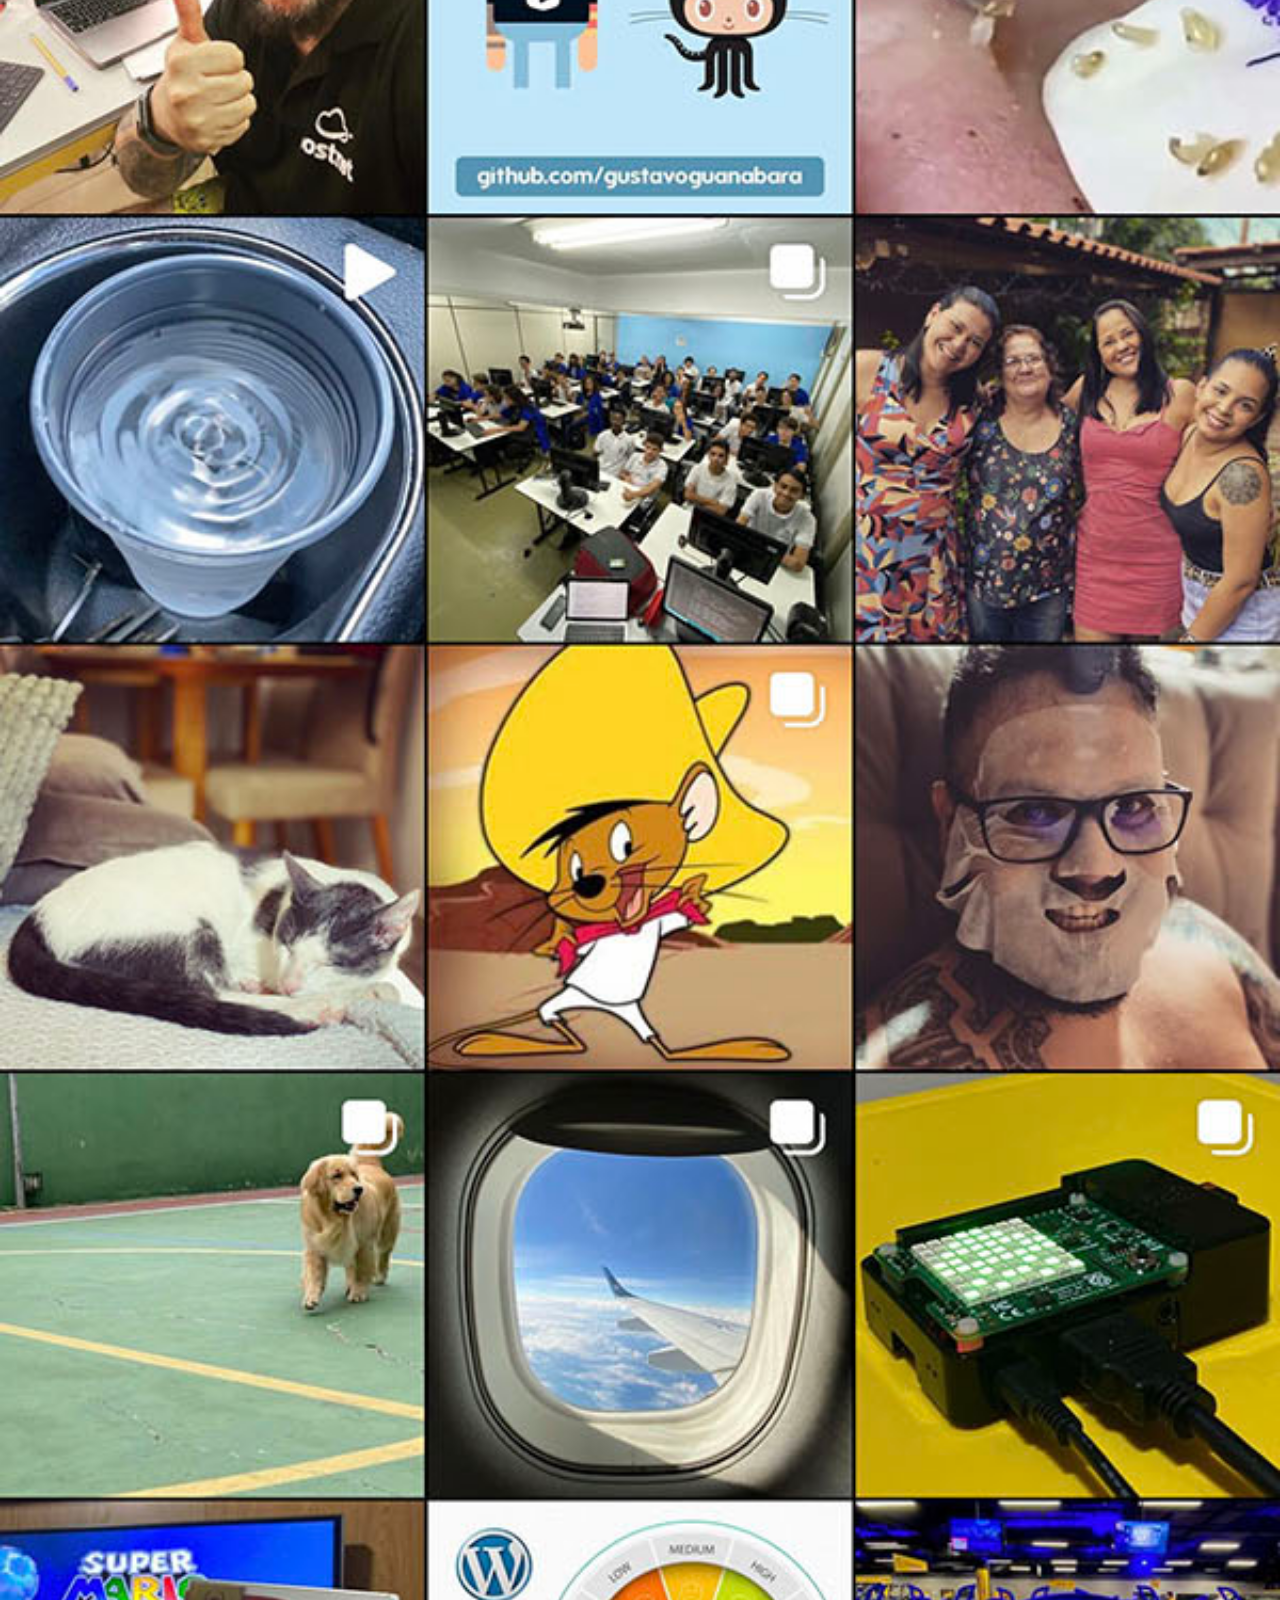
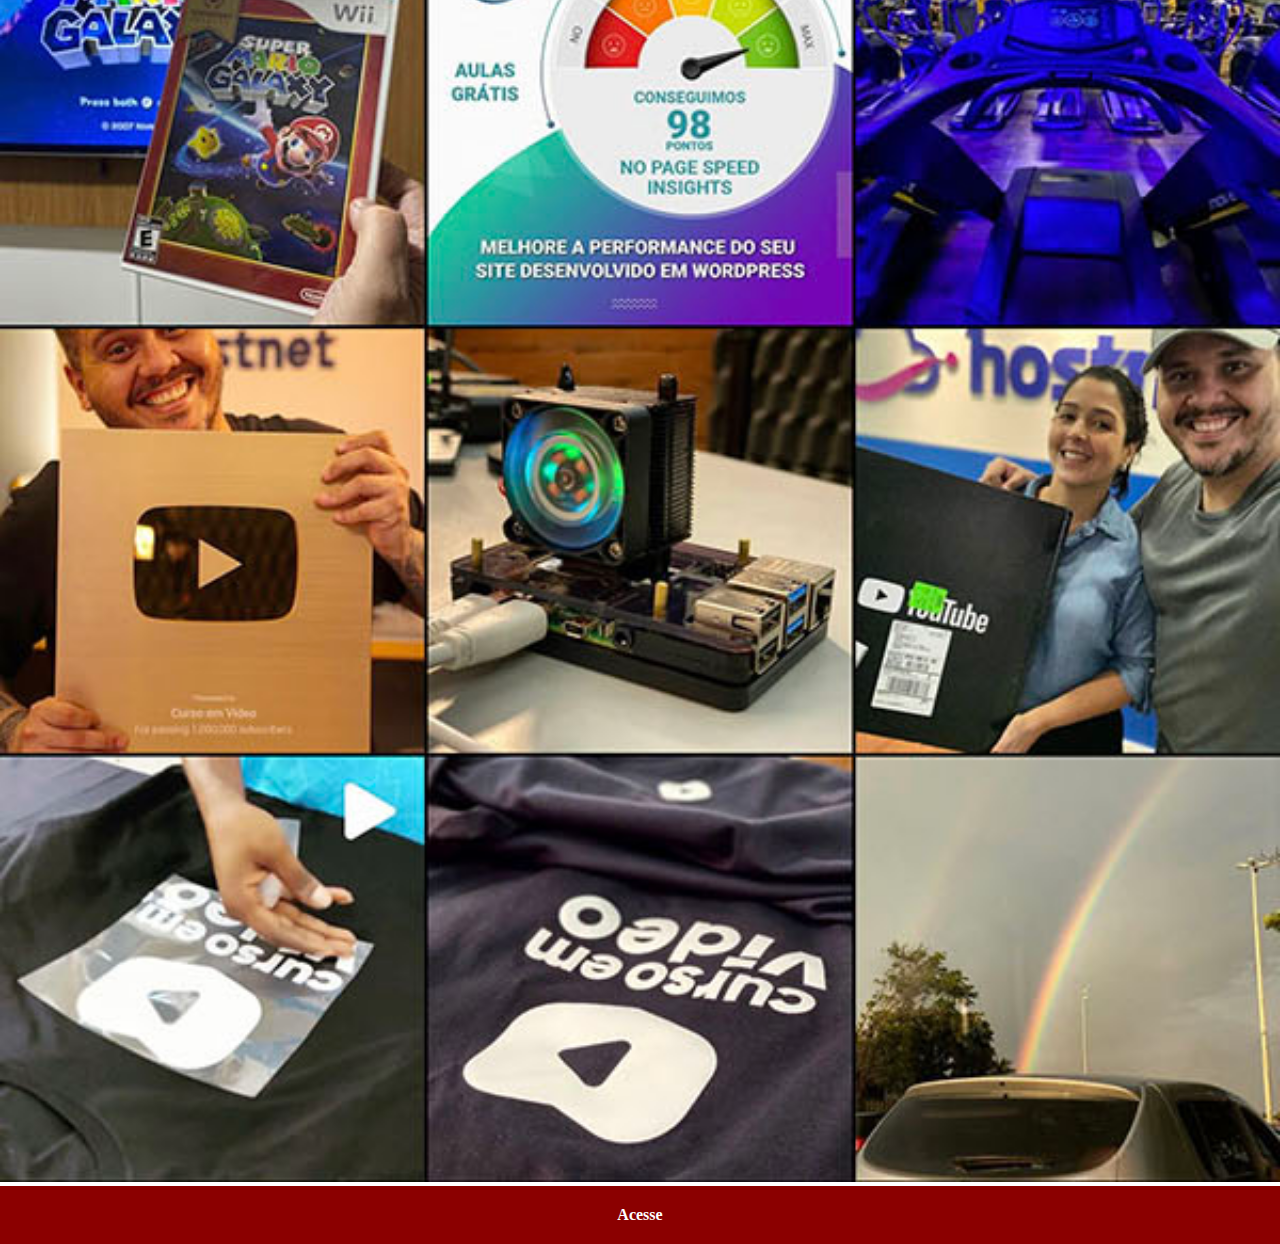
<file: instagram.html>
<!DOCTYPE html>
<html lang="pt-br">
<head>
    <meta charset="UTF-8">
    <meta name="viewport" content="width=device-width, initial-scale=1.0">
    <link rel="stylesheet" href="estilos/sociais.css">
    <title>Instagram</title>
</head>
<body>
    <img src="imagens/tela-instagram.jpg" alt="">
    <a href="#">Acesse</a>
</body>
</html>
</file>
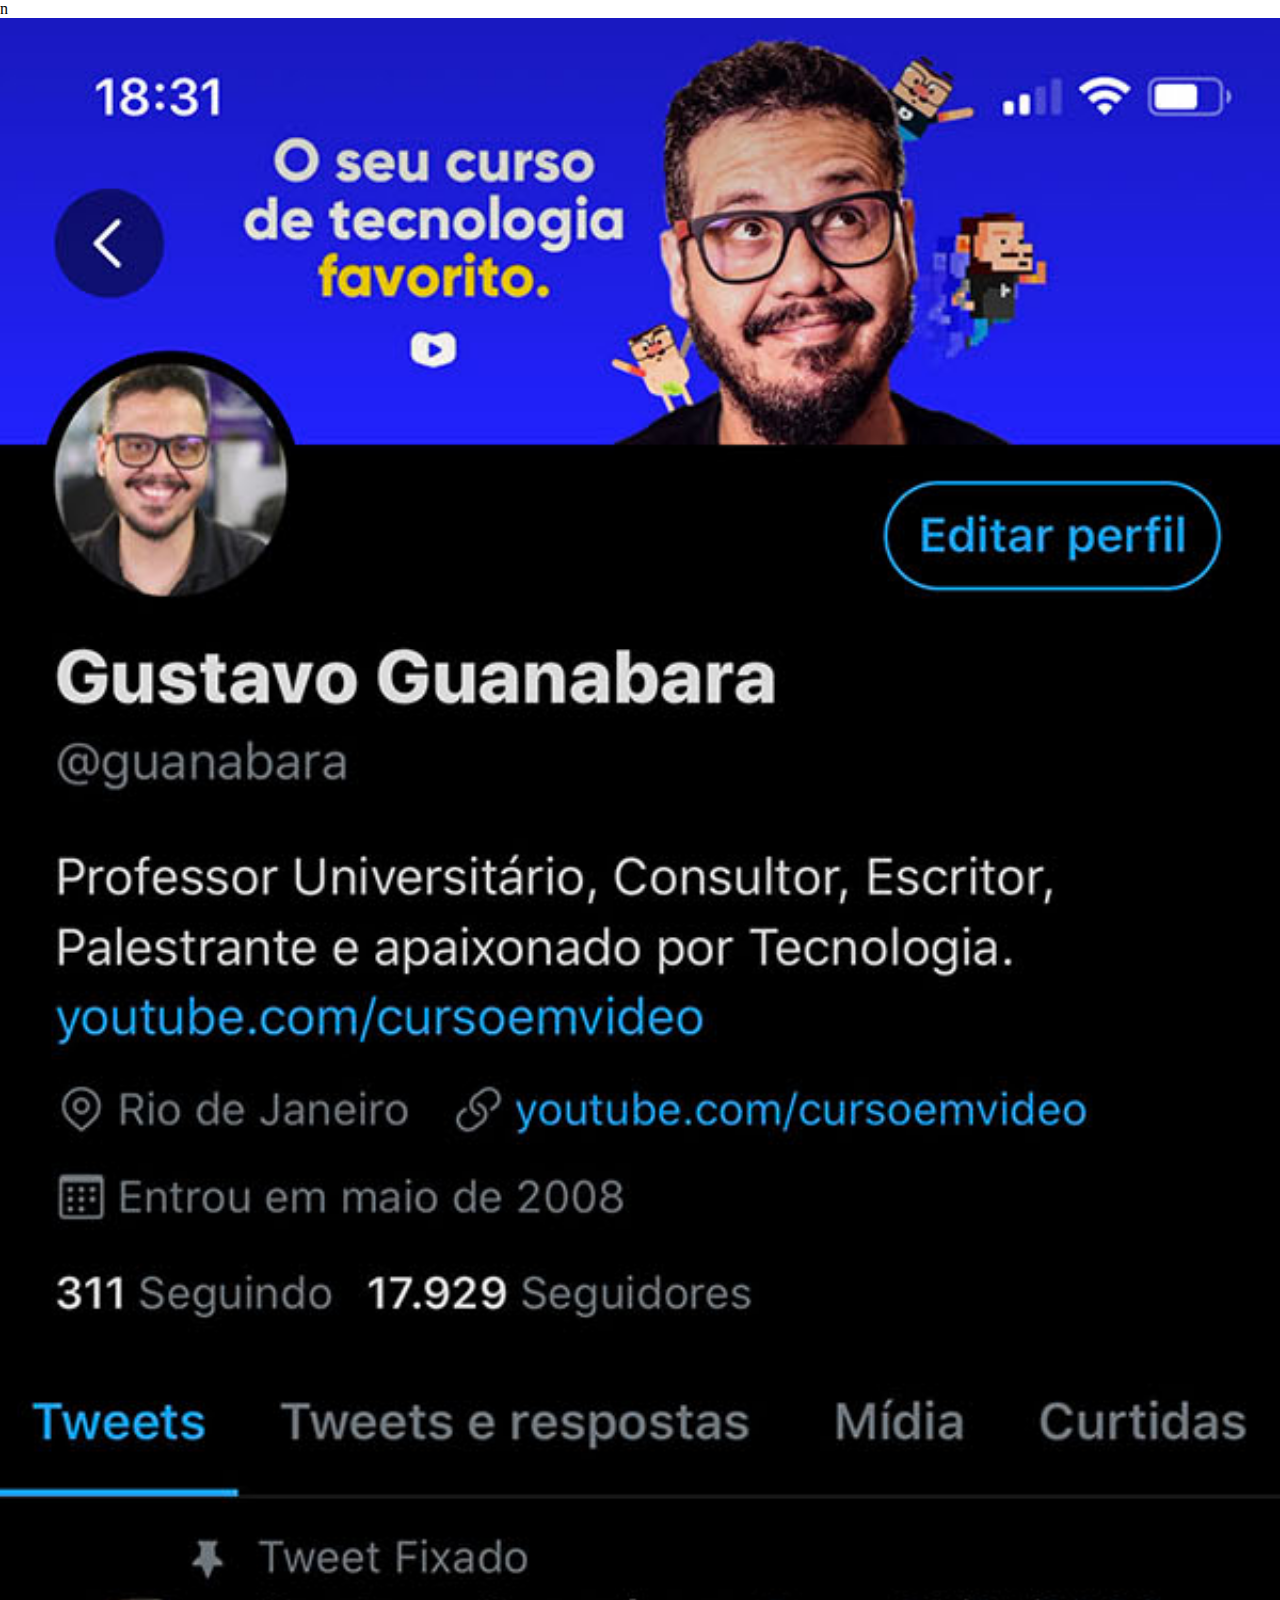
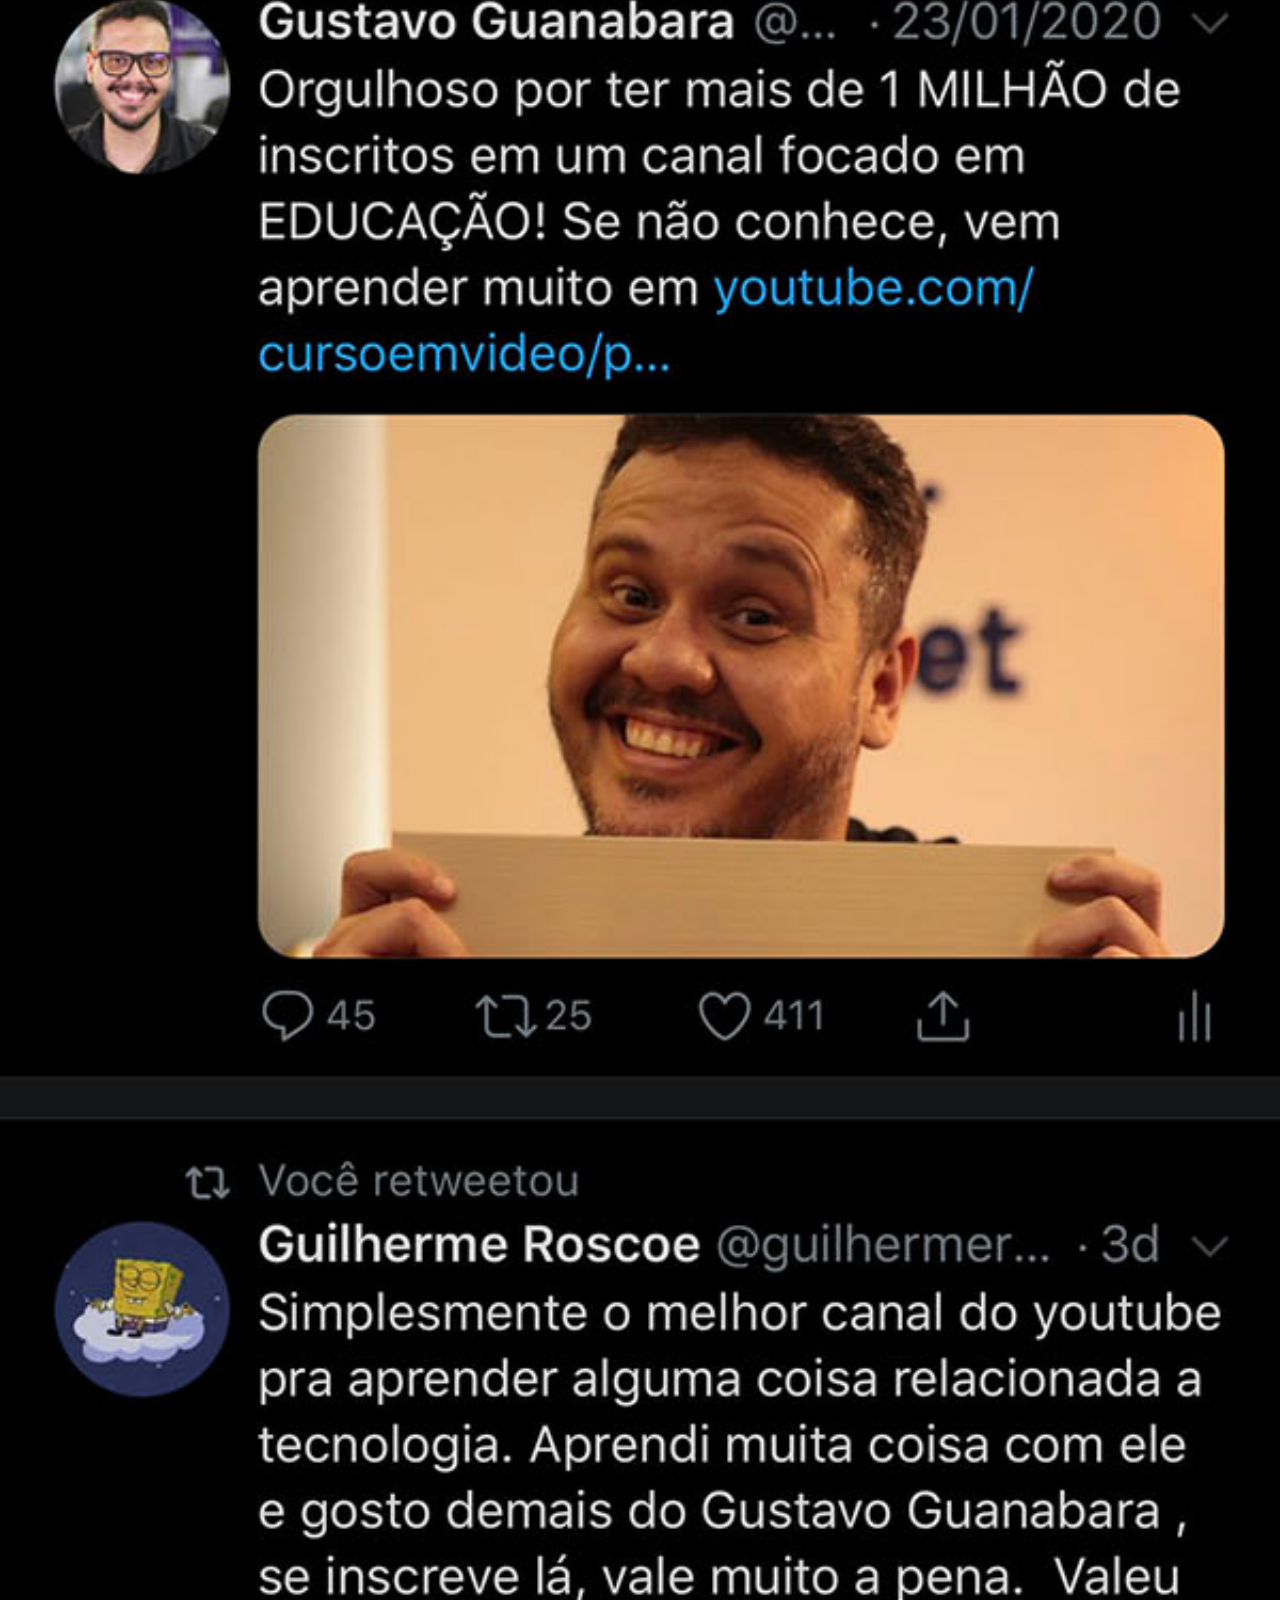
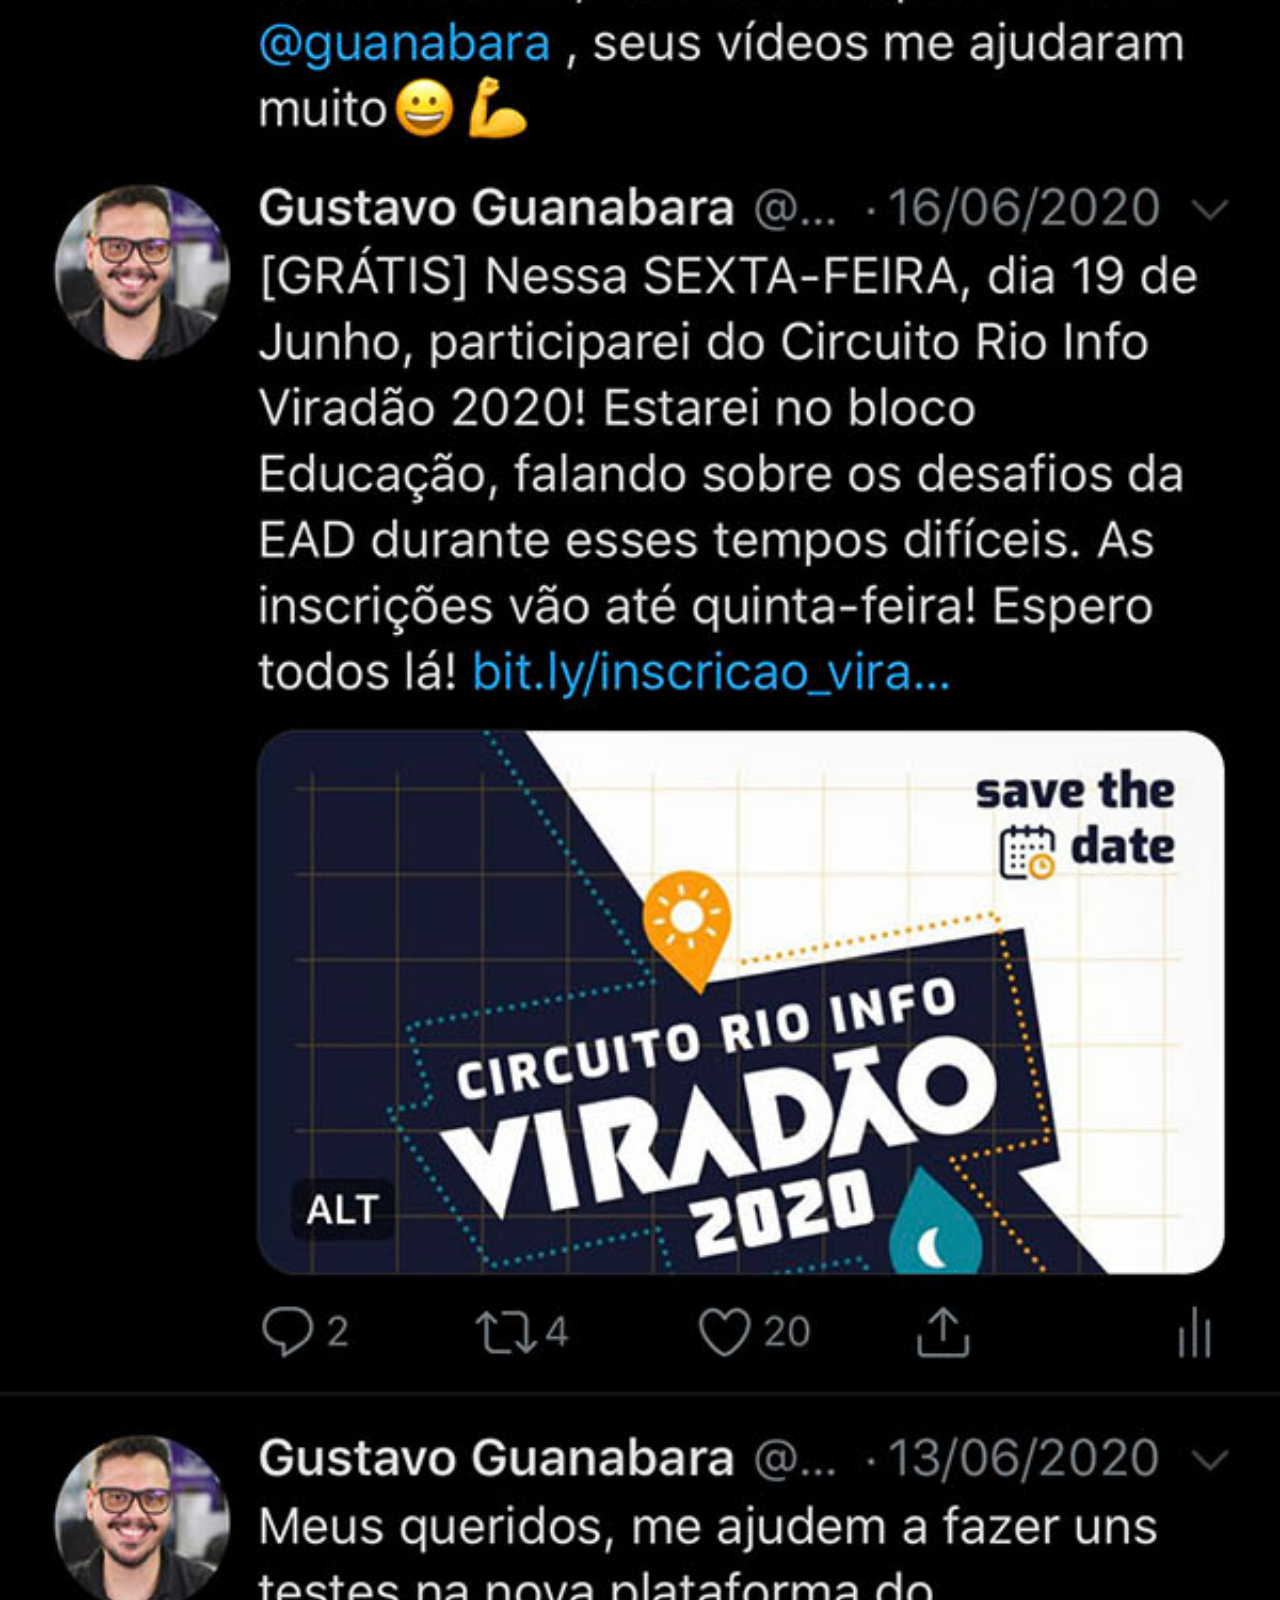
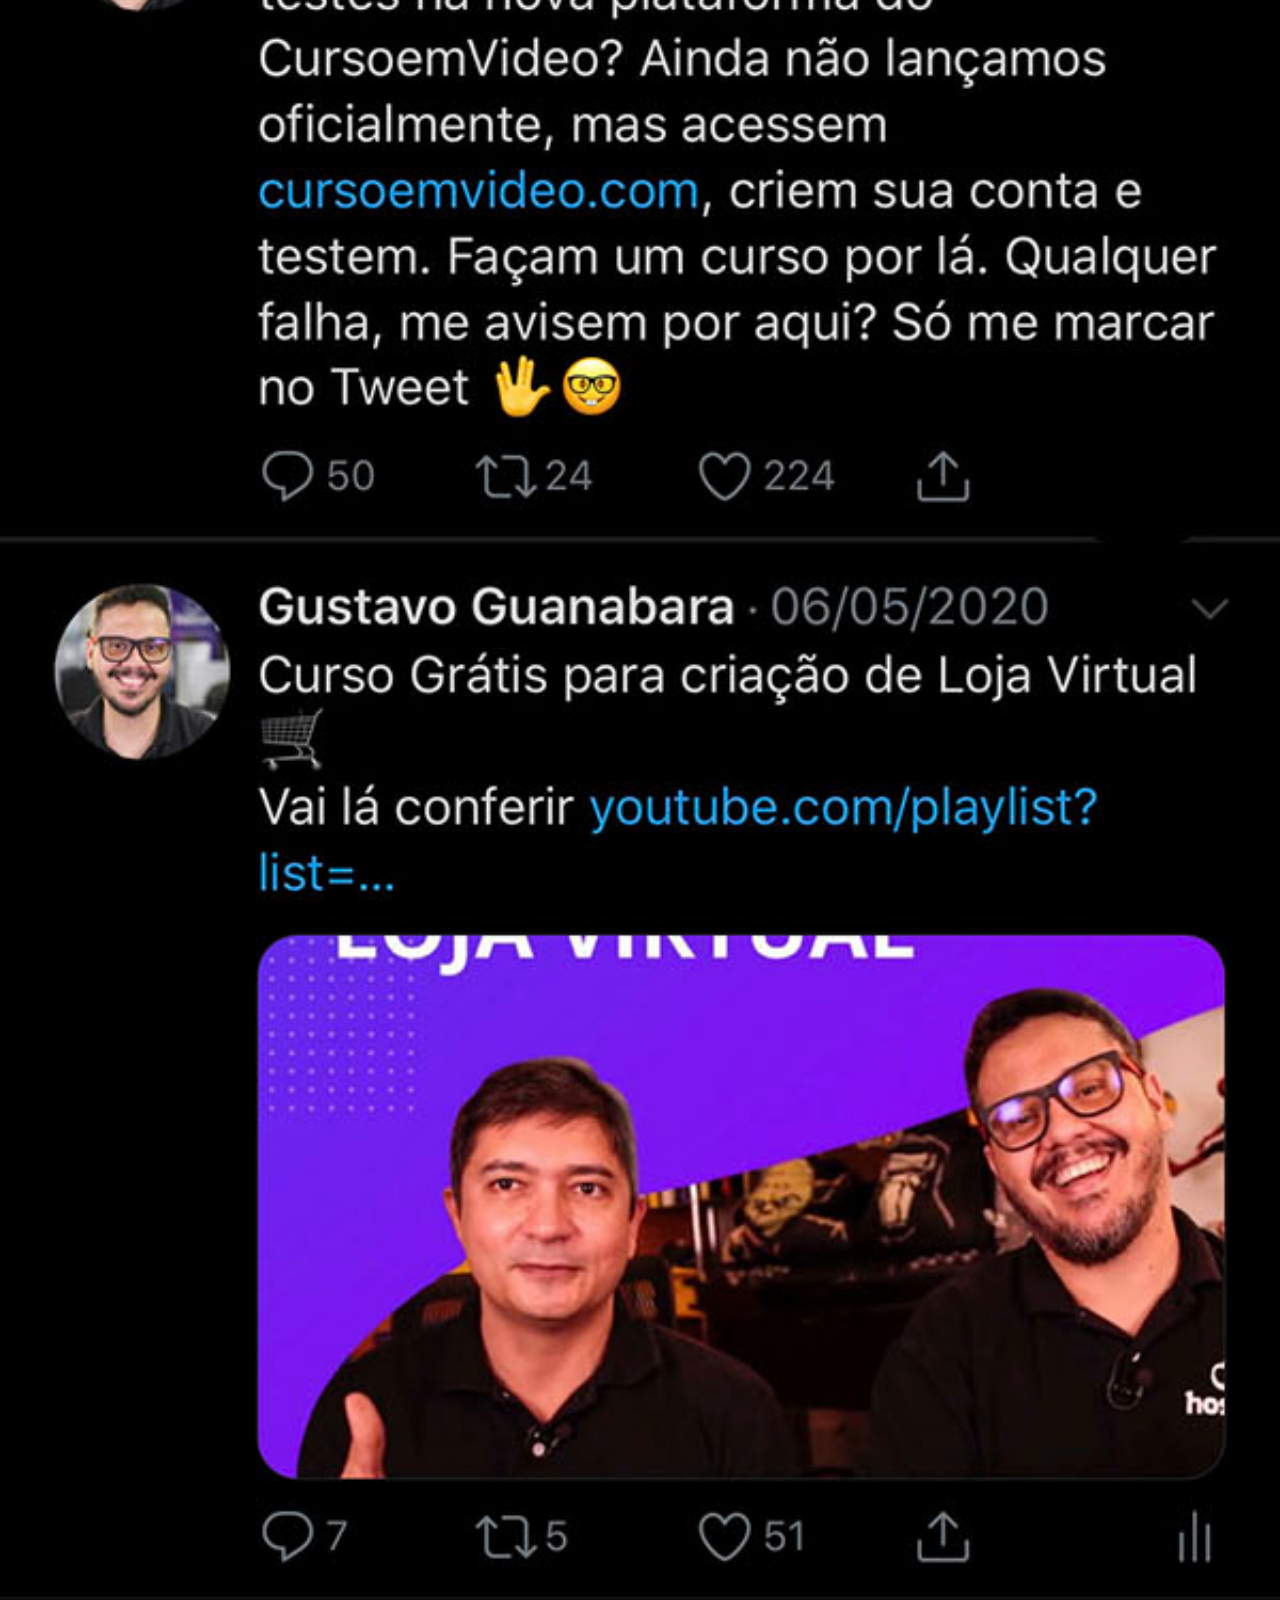
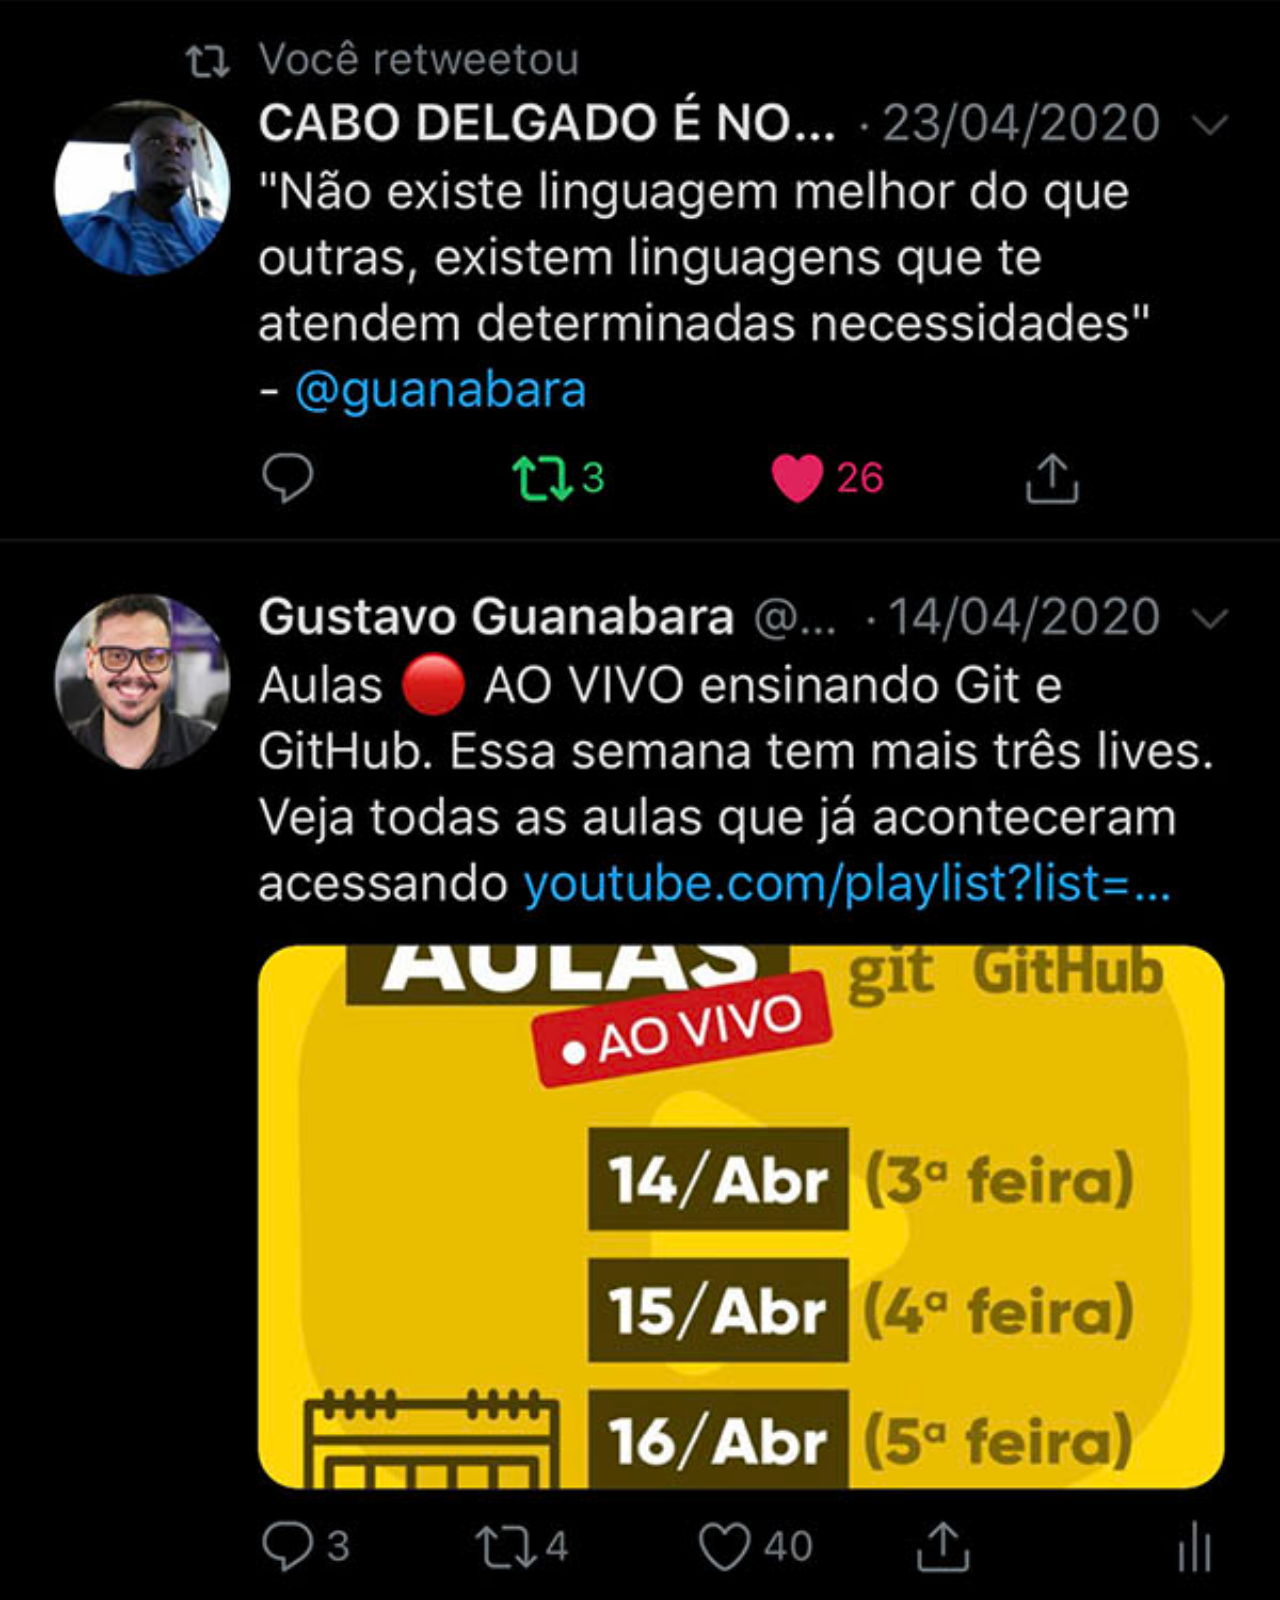
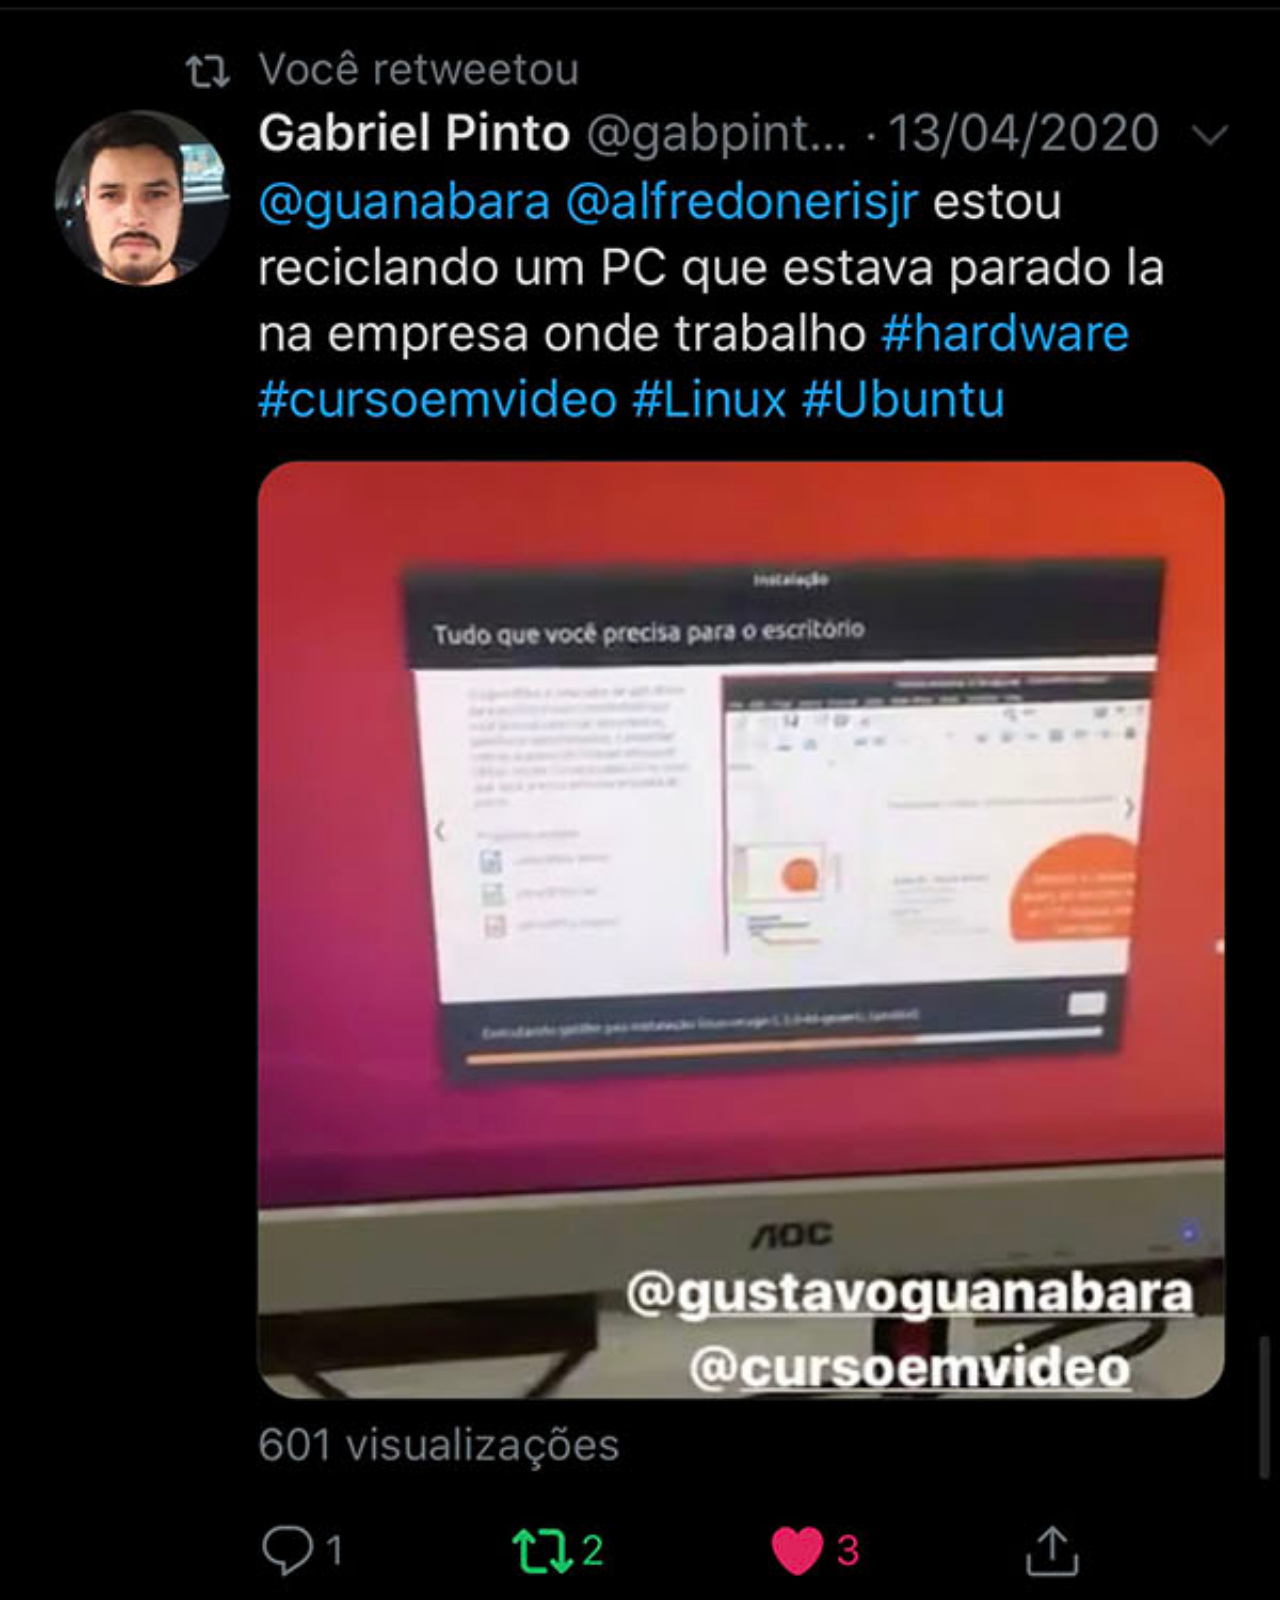
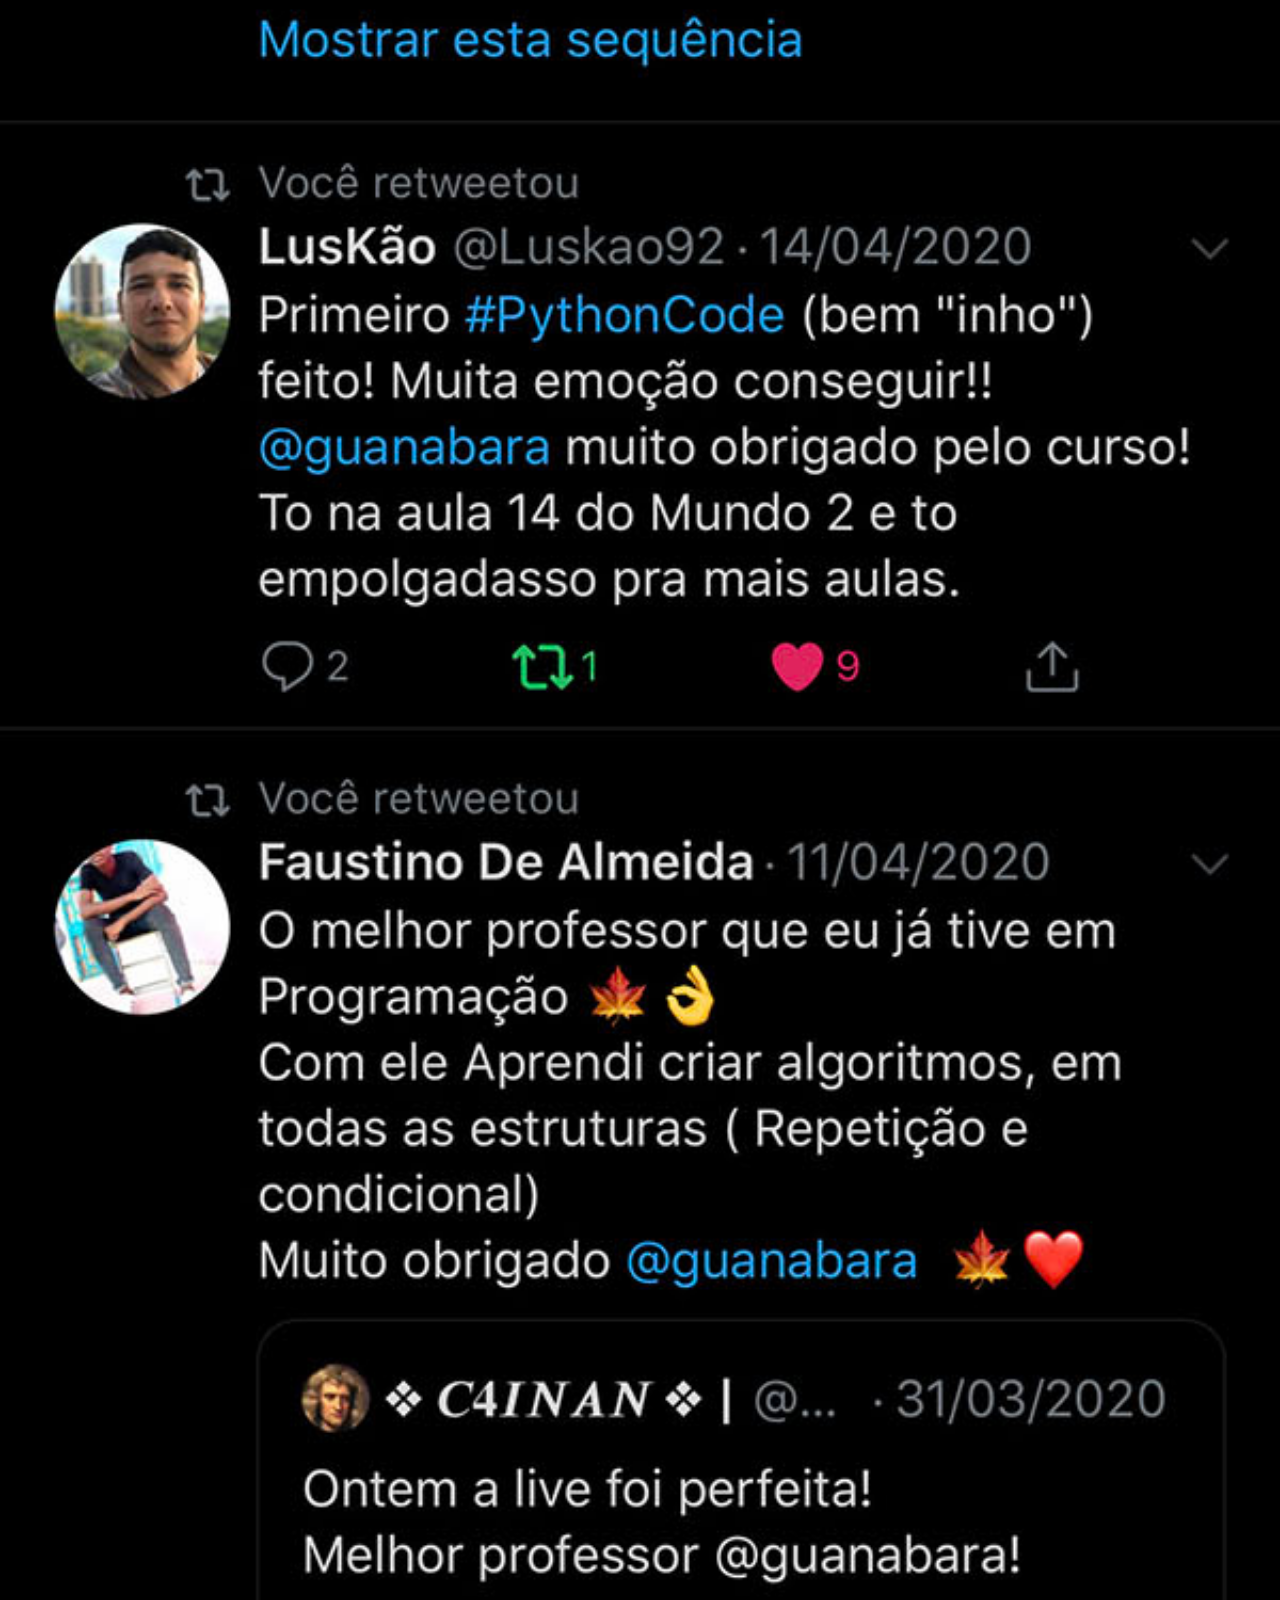
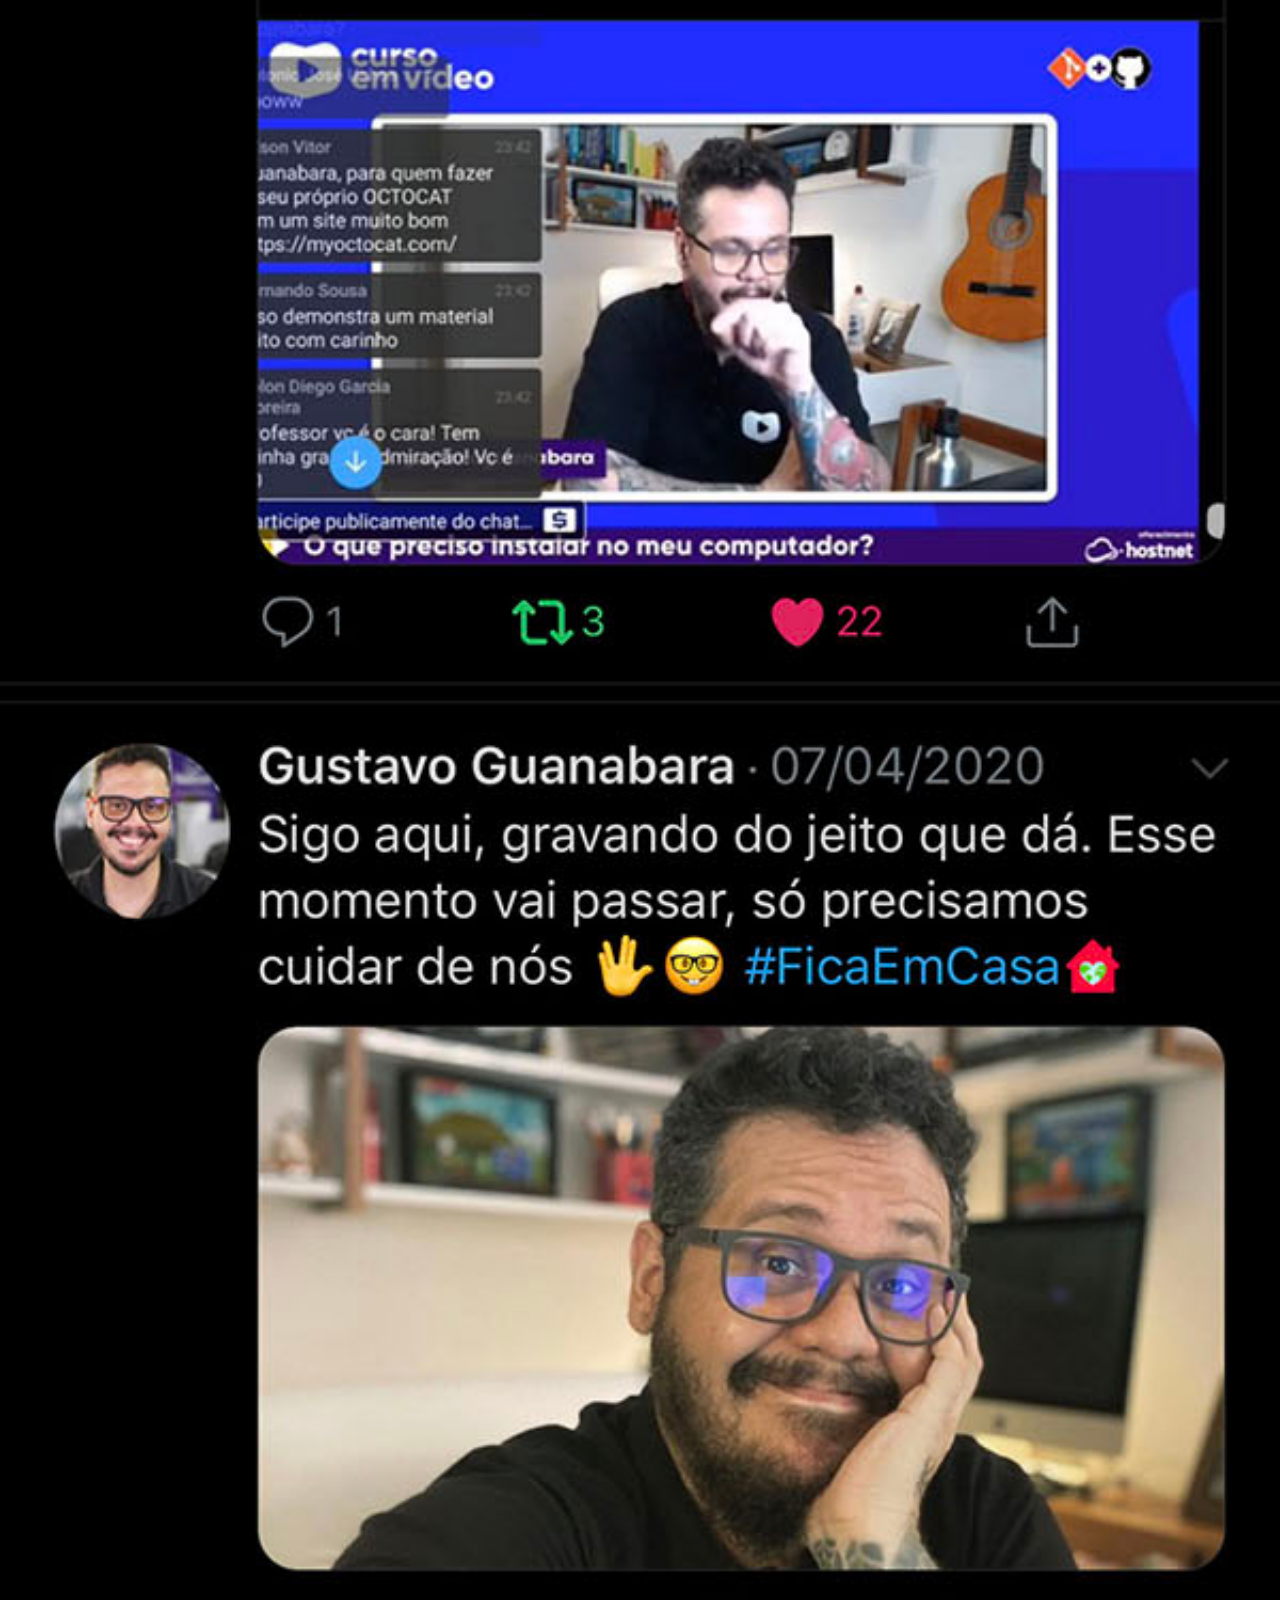
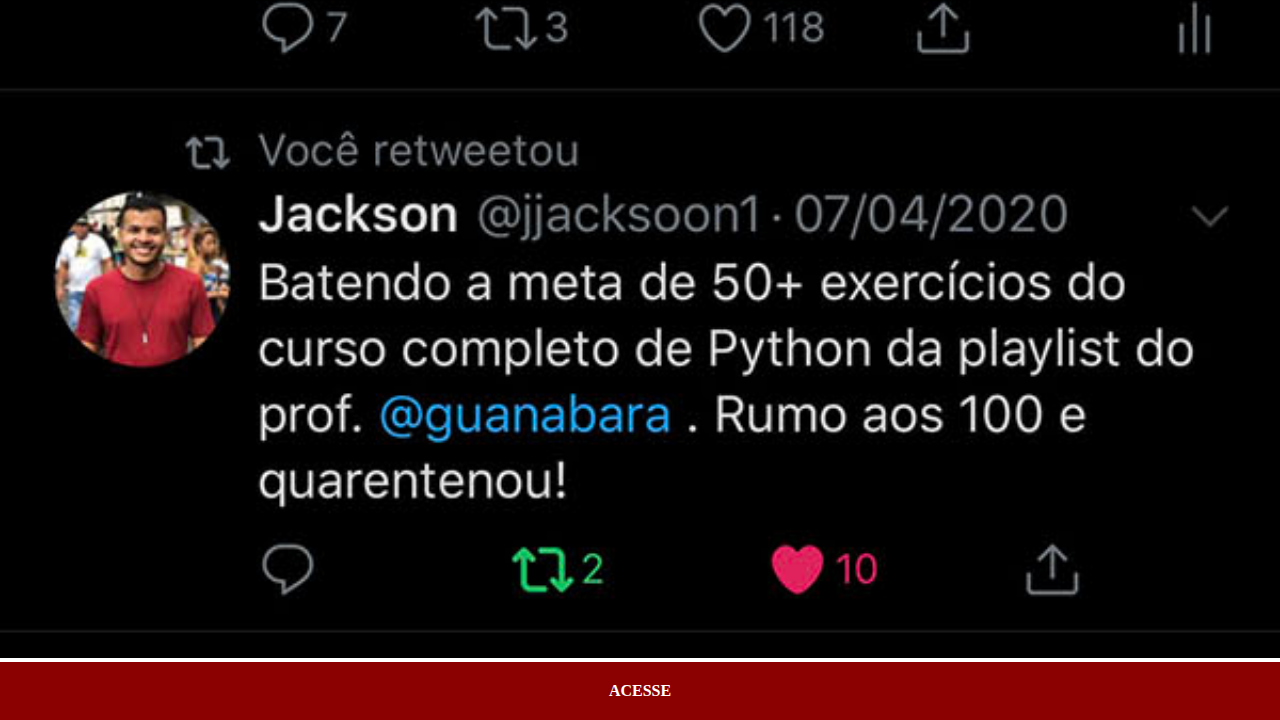
<file: twitter.html>
<!DOCTYPE html>
<html lang="pt-br">
<head>
    <meta charset="UTF-8">
    <meta name="viewport" content="width=device-width, initial-scale=1.0">
    <link rel="stylesheet" href="estilos/sociais.css">n
    <title>Twitter</title>
</head>
<body>
    <img src="imagens/tela-twitter.jpg" alt="">
    <a href="#">ACESSE</a>
</body>
</html>
</file>
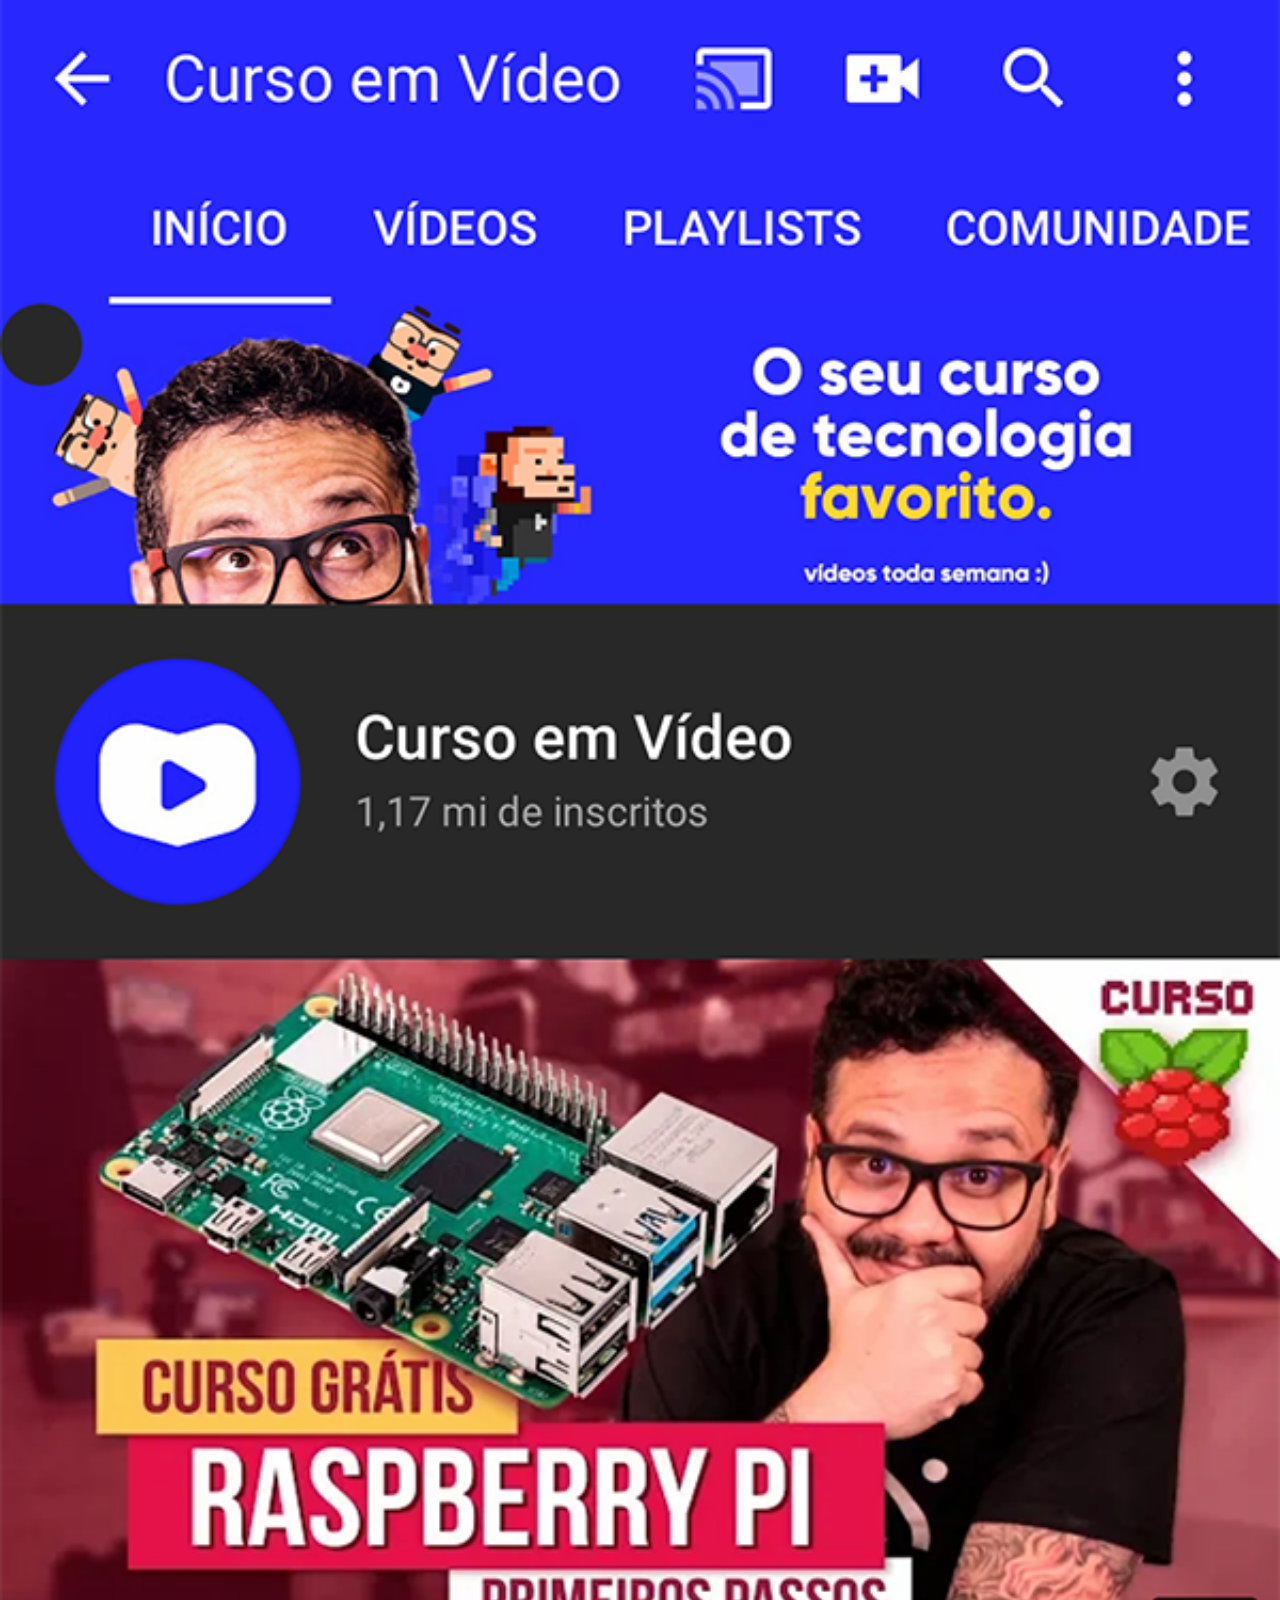
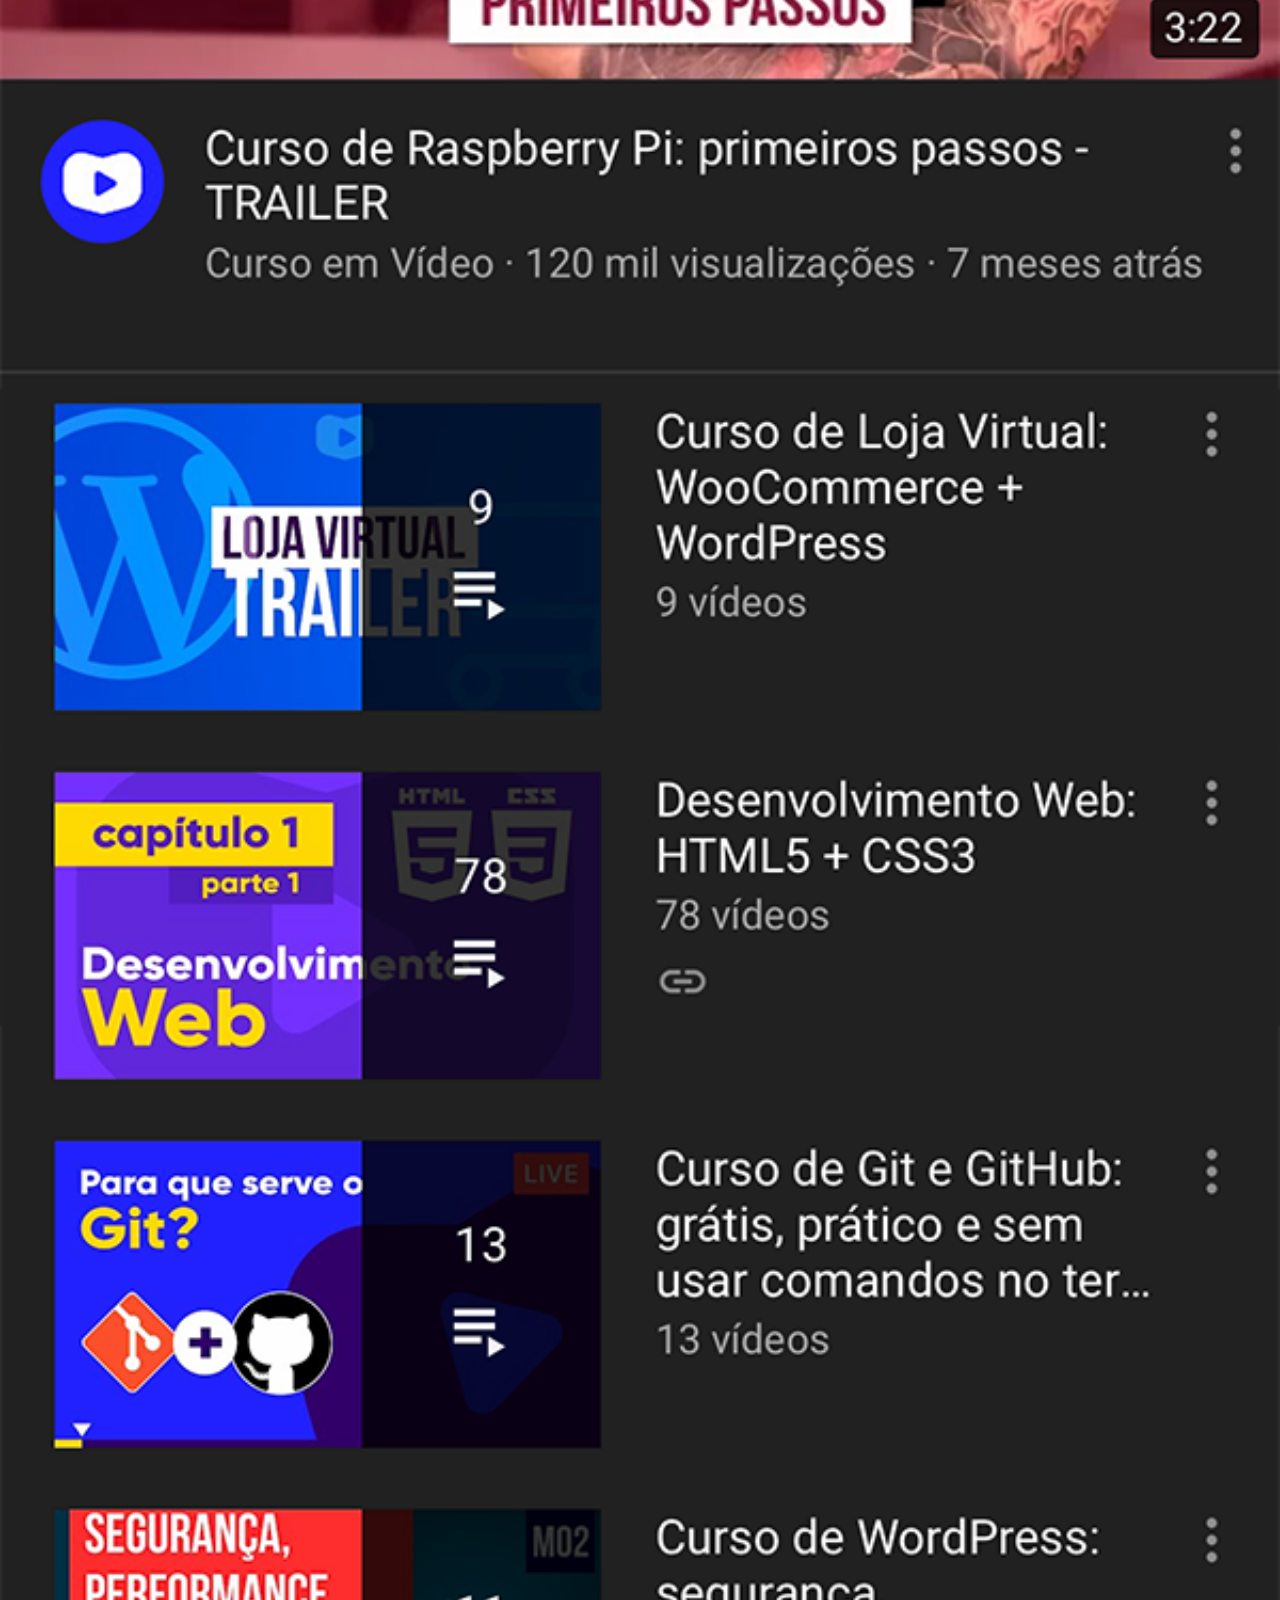
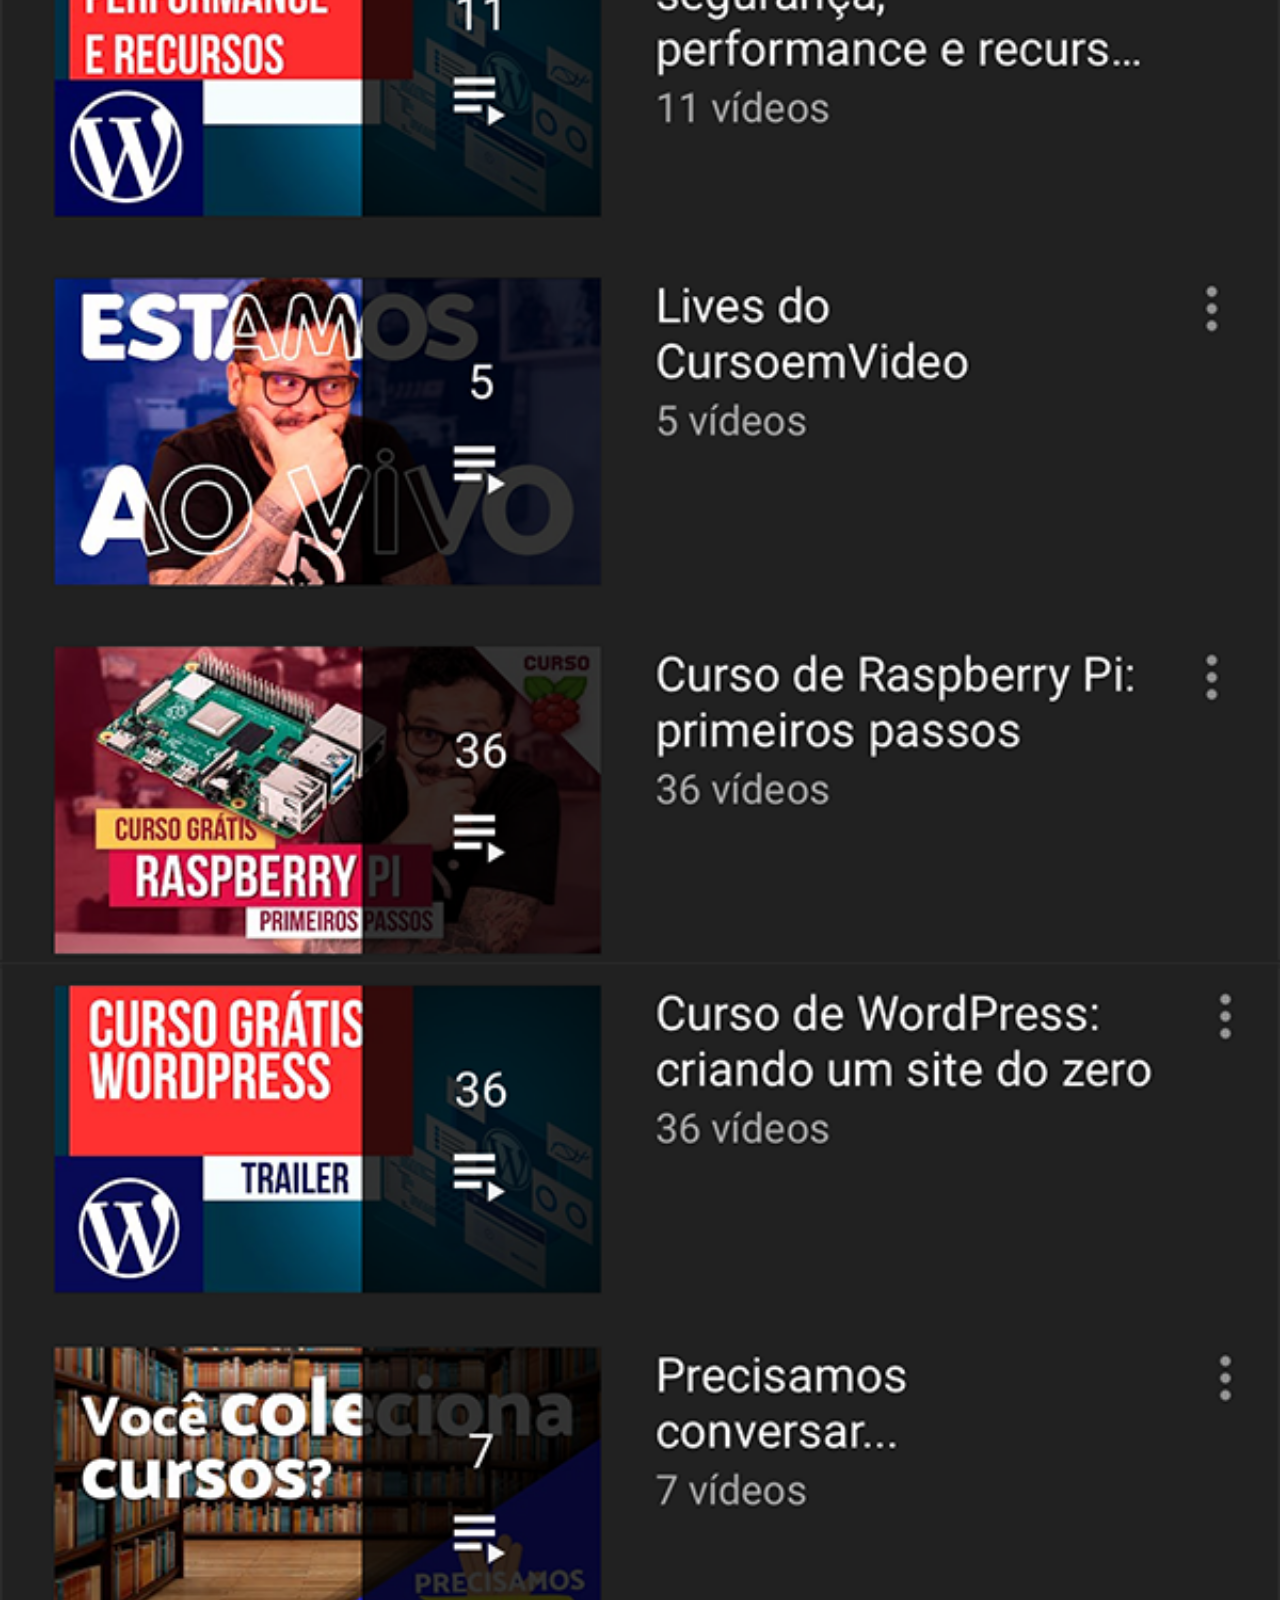
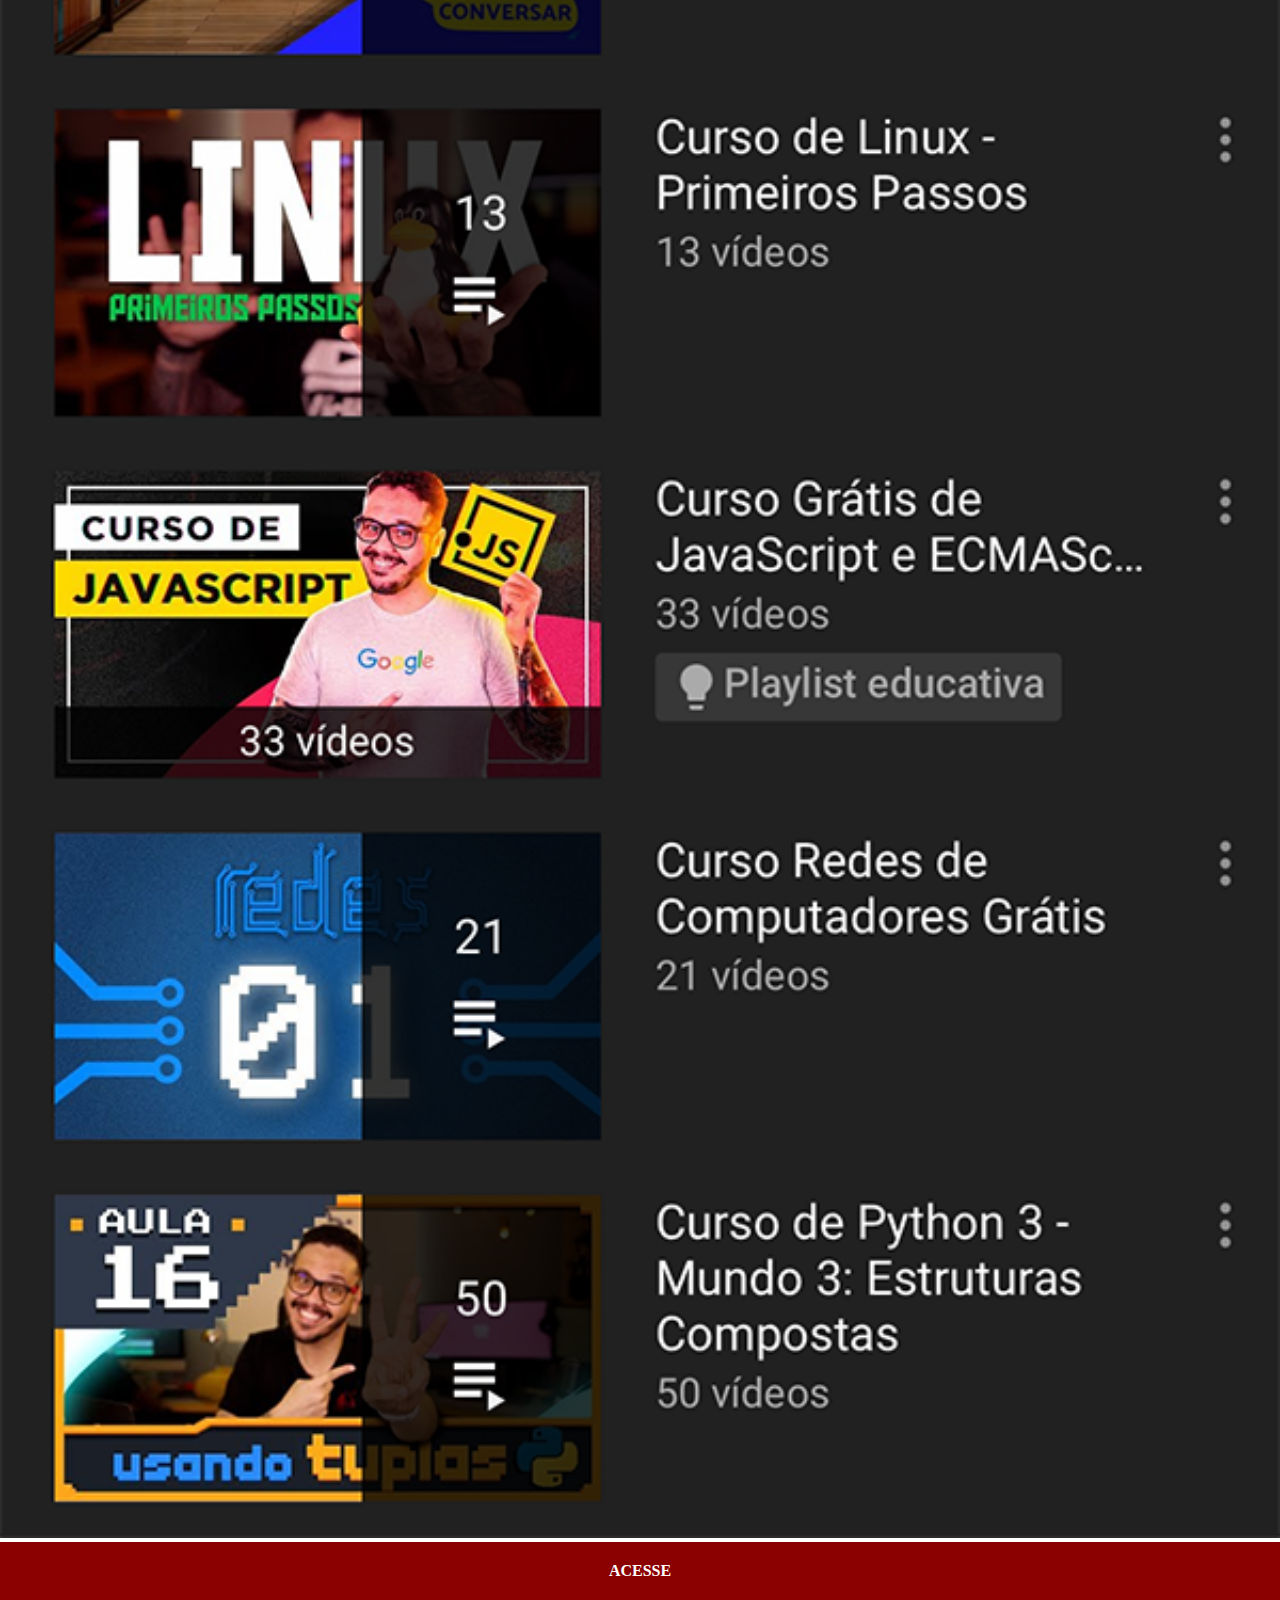
<file: youtebe.html>
<!DOCTYPE html>
<html lang="en">
<head>
    <meta charset="UTF-8">
    <meta name="viewport" content="width=device-width, initial-scale=1.0">
    <link rel="stylesheet" href="estilos/sociais.css">
    <title>YouTube</title>
</head>
<body>
    <img src="imagens/tela-youtube.png" alt="">
    <a href="https://www.youtube.com/@CursoemVideo/playlists">ACESSE</a>
</body>
</html>
</file>
<file: estilos/sociais.css>
@charset "UTF-8";
*{
    margin: 0;
    padding: 0;
}

::-webkit-scrollbar{
    width: 0;
    height: 0;
}

img{
    width: 100vw;
}

a{
    display: block;
    padding: 20px;
    background-color: darkred;
    color: #fff;
    text-decoration: none;
    text-align: center;
    font-weight: bolder;
}

a:hover{
    transition: 1s;
    background-color: #000000;
    color: fff;
    padding: 20px;
}
</file>
